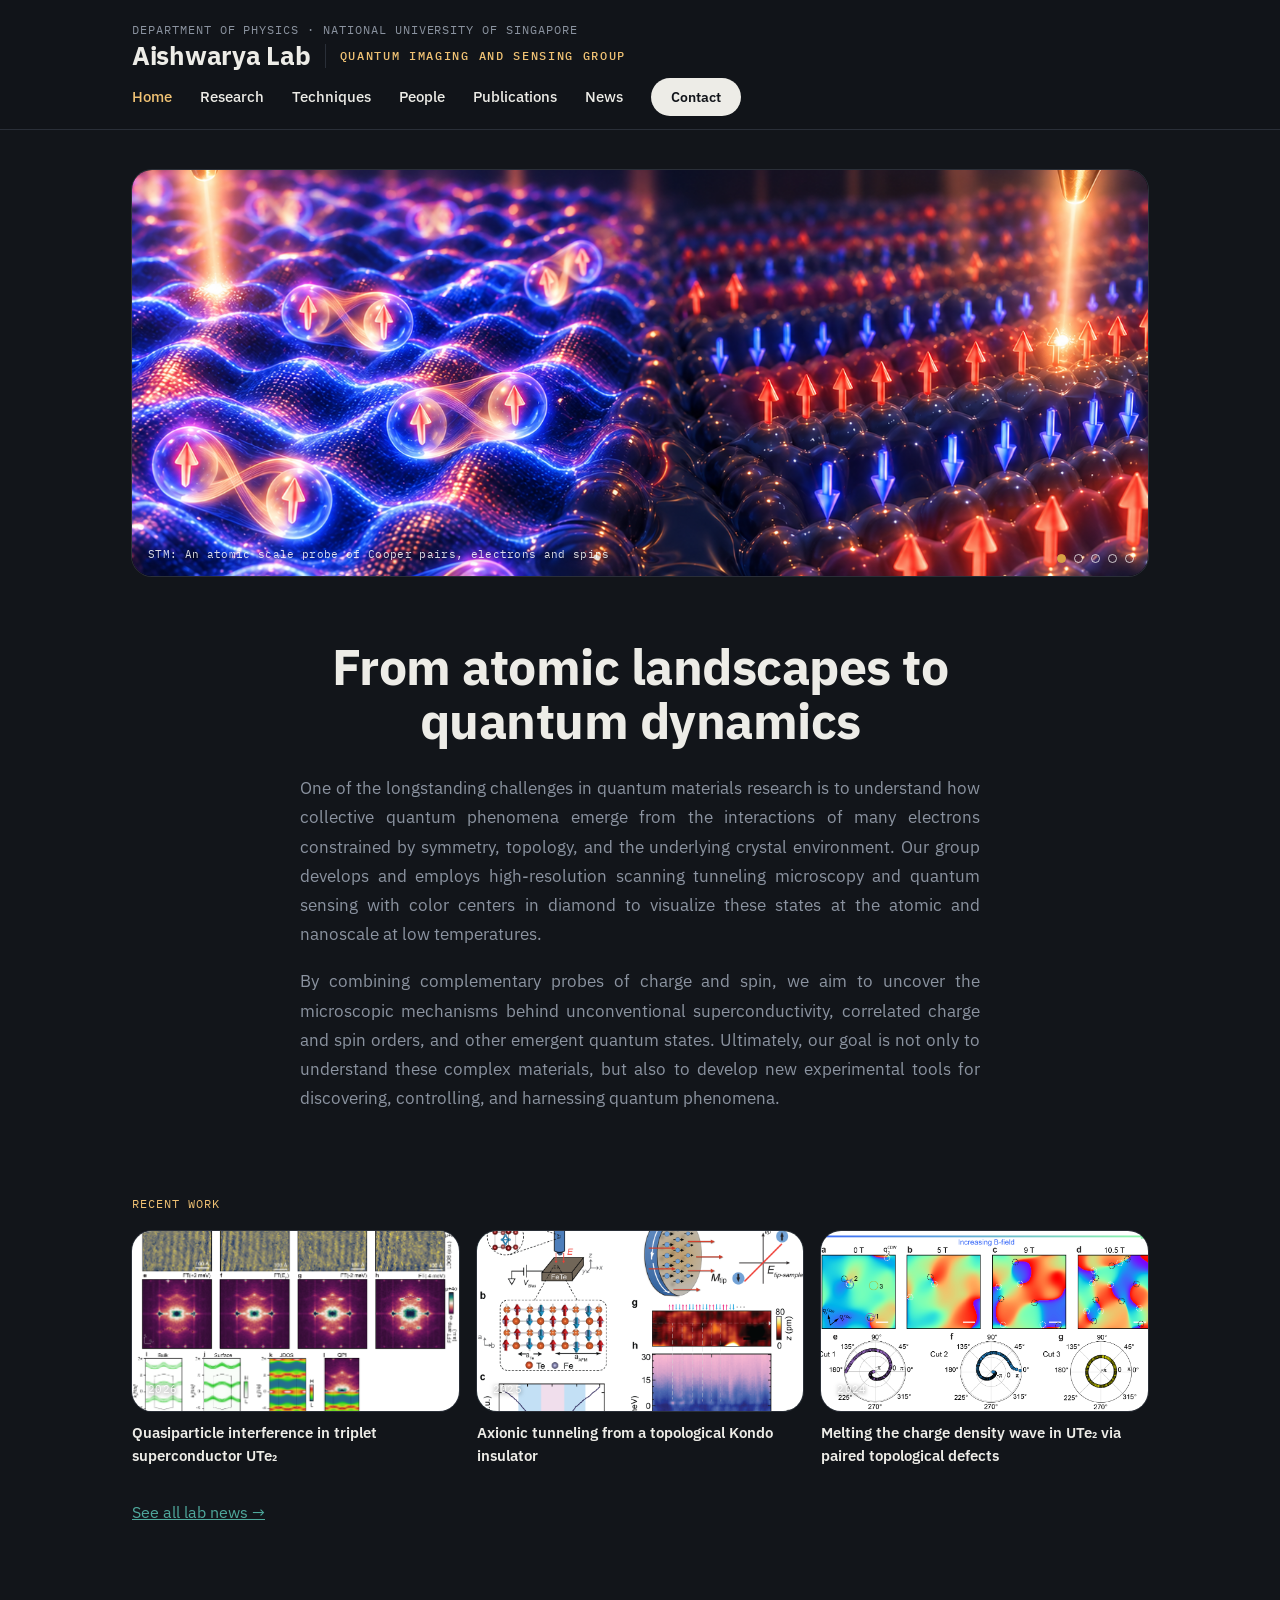
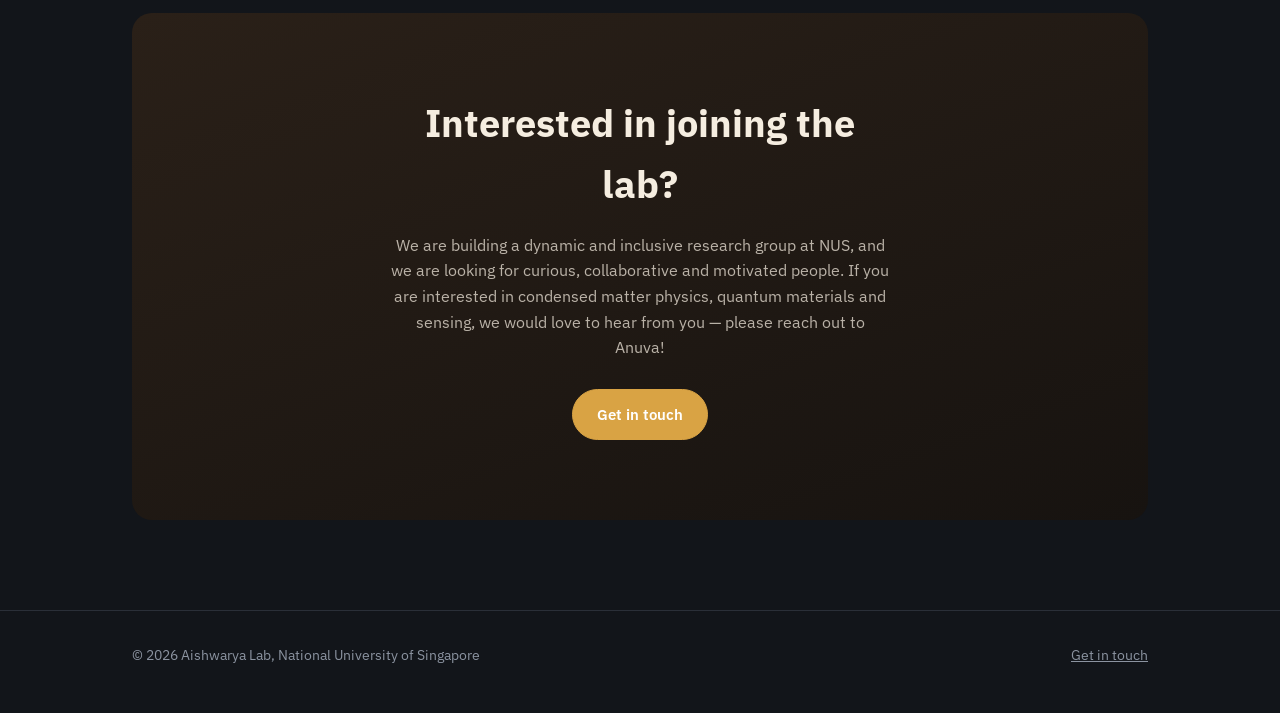
<file: index.html>
<!DOCTYPE html>
<html lang="en">
<head>
<meta charset="UTF-8">
<meta name="viewport" content="width=device-width, initial-scale=1.0">
<title>Aishwarya Lab — Home</title>
<meta name="description" content="Research group using scanning tunneling microscopy to image and understand quantum materials — superconductors, topological phases, and emergent order.">
<link rel="preconnect" href="https://fonts.googleapis.com">
<link href="https://fonts.googleapis.com/css2?family=IBM+Plex+Sans:wght@400;500;600;700&family=IBM+Plex+Mono:wght@400;500;600&display=swap" rel="stylesheet">
<link rel="stylesheet" href="style.css">
</head>
<body>

<header class="masthead">
  <div class="masthead-inner">
    <div>
      <p class="masthead-id">Department of Physics · National University of Singapore</p>
      <div class="masthead-lockup">
        <p class="masthead-name">Aishwarya Lab</p>
        <span class="masthead-bar" aria-hidden="true"></span>
        <p class="masthead-sub">Quantum Imaging and Sensing Group</p>
      </div>
    </div>
    <nav class="primary-nav" aria-label="Primary">
      <ul>
        <li><a href="index.html" aria-current="page">Home</a></li>
        <li><a href="research.html">Research</a></li>
        <li><a href="instrumentation.html">Techniques</a></li>
        <li><a href="people.html">People</a></li>
        <li><a href="publications.html">Publications</a></li>
        <li><a href="news.html">News</a></li>
        <li><a href="contact.html" class="btn-nav">Contact</a></li>
      </ul>
    </nav>
  </div>
</header>

<main class="sheet">

  <!-- Homepage hero, on hold for now — the intro prose below opens the page
       instead. To restore, just uncomment.

  <section class="hero hero-home">
    <div>
      <p class="hero-eyebrow">Quantum materials · scanning tunneling microscopy · Quantum sensing · NV centers</p>
      <h1>Seeing is believing.</h1>
      <p class="lede">We develop quantum imaging and sensing techniques to investigate correlated quantum matter across scales, from atomic-resolution electronic structure to nanoscale magnetic and electronic dynamics.</p>
      <div class="hero-actions">
        <a class="btn primary" href="publications.html">Read our publications</a>
        <a class="btn" href="people.html">Meet the team</a>
      </div>
    </div>
    <div class="photo-frame">
      <img src="images/ute2-topo.png" alt="STM topography of the quantum material UTe₂">
      <span class="cap">STM topography of UTe₂</span>
    </div>
  </section>
  -->

  <div class="slideshow" data-slideshow role="region"
       aria-roledescription="carousel" aria-label="Featured lab images">
    <div class="slides">

      <figure class="slide is-active">
        <img src="images/order_paramter.png"
             alt="Illustration of two scanning tunneling microscope tips above an atomic lattice. On the left, spin-triplet pairs — paired red arrows held in translucent envelopes — sit on a lattice carrying a blue charge density wave modulation; on the right, the atoms carry stripes of alternating red and blue spins.">
        <figcaption>STM: An atomic scale probe of Cooper pairs, electrons and spins</figcaption>
      </figure>

      <figure class="slide">
        <img src="images/ute2-topo.png"
             alt="STM topography of the quantum material UTe₂, showing the atomic lattice">
        <figcaption>STM topography of UTe₂</figcaption>
      </figure>

      <figure class="slide fit on-white">
        <img src="images/melting.png"
             alt="Four charge-density-wave relative-phase maps measured at 0, 5.0, 9.0 and 10.5 tesla, showing topological phase defects — circled in black and white — proliferating as the magnetic field increases. Phase is colour-scaled from -π to π.">
        <figcaption>Field-driven melting of a charge density wave through topological defect generation</figcaption>
      </figure>

      <figure class="slide anchor-top">
        <img src="images/telegraph-noise.png"
             alt="Illustration of a spin-polarized STM tip above an atomic lattice with fluctuating surface spins, and the resulting two-level telegraph signal in the tunneling current">
        <figcaption>Telegraph noise from fluctuating spin chains</figcaption>
      </figure>

      <figure class="slide fit on-white">
        <img src="images/MBT.png"
             alt="Two-panel figure: an optical micrograph of a MnBi₂Te₄ flake device with 6 and 7 septuple-layer regions outlined, beside an NV magnetometry map of the stray field over the same area, scaled from -150 to 150 microtesla">
        <figcaption>NV magnetometry of a MnBi₂Te₄ flake</figcaption>
      </figure>

      <!-- Slot 6. Uncomment when ready; do not put "is-active" on it.

      <figure class="slide">
        <img src="images/FILENAME.png" alt="DESCRIPTION">
        <figcaption>CAPTION</figcaption>
      </figure>
      -->

    </div>
    <div class="dots"></div>
  </div>

  <div class="intro-prose">
    <h1>From atomic landscapes to quantum dynamics</h1>
    <p>One of the longstanding challenges in quantum materials research is to
    understand how collective quantum phenomena emerge from the interactions
    of many electrons constrained by symmetry, topology, and the underlying
    crystal environment. Our group develops and employs high-resolution
    scanning tunneling microscopy and quantum sensing with color centers in
    diamond to visualize these states at the atomic and nanoscale at low
    temperatures.</p>
    <p>By combining complementary probes of charge and spin, we aim to uncover
    the microscopic mechanisms behind unconventional superconductivity,
    correlated charge and spin orders, and other emergent quantum states.
    Ultimately, our goal is not only to understand these complex materials,
    but also to develop new experimental tools for discovering, controlling,
    and harnessing quantum phenomena.</p>
  </div>

  <section class="section-head">
    <p class="kicker">Recent work</p>
  </section>

  <div class="project-strip">
    <a href="https://arxiv.org/abs/2601.02192" target="_blank" rel="noopener">
      <div class="photo-frame plain">
        <img src="images/qpi.png" alt="Quasiparticle interference map of the triplet superconductor UTe₂">
        <span class="cap">2026</span>
      </div>
      <p class="proj-title">Quasiparticle interference in triplet superconductor UTe₂</p>
    </a>
    <a href="https://arxiv.org/abs/2512.05057" target="_blank" rel="noopener">
      <div class="photo-frame">
        <img src="images/axion.png" alt="Axionic tunneling signature in a topological Kondo insulator">
        <span class="cap">2025</span>
      </div>
      <p class="proj-title">Axionic tunneling from a topological Kondo insulator</p>
    </a>
    <a href="https://doi.org/10.1038/s41567-024-02429-9" target="_blank" rel="noopener">
      <div class="photo-frame ink">
        <img src="images/topo-def.png" alt="Paired topological defects in the melting charge density wave of UTe₂">
        <span class="cap">2024</span>
      </div>
      <p class="proj-title">Melting the charge density wave in UTe₂ via paired topological defects</p>
    </a>
  </div>

  <p style="margin-top:18px;"><a href="news.html">See all lab news →</a></p>

  <div class="cta-band">
    <h2>Interested in joining the lab?</h2>
    <p>We are building a dynamic and inclusive research group at NUS, and we
    are looking for curious, collaborative and motivated people. If you are
    interested in condensed matter physics, quantum materials and sensing, we
    would love to hear from you — please reach out to Anuva!</p>
    <a class="btn primary" href="contact.html">Get in touch</a>
  </div>

  <!--
  <section class="section-head">
    <p class="kicker">From alumni &amp; collaborators</p>
    <h2>What people say about working with us</h2>
    <p style="font-size:13.5px;"><em>Placeholder quotes — swap these for real
    ones from your own students and collaborators.</em></p>
  </section>

  <div class="quote-row">
    <div class="quote-card">
      <p class="q">The lab gave me the freedom to pursue a hard problem while
      making sure I always had the instrumentation to test it properly.</p>
      <p class="attr">[Former student name], PhD [year]</p>
    </div>
    <div class="quote-card">
      <p class="q">Collaborating on the UTe₂ measurements was some of the most
      rigorous low-temperature work I've been part of.</p>
      <p class="attr">[Collaborator name, institution]</p>
    </div>
    <div class="quote-card">
      <p class="q">The group treats every dataset as something to be
      questioned, not just fitted. That rigor shows in the papers.</p>
      <p class="attr">[Committee member / collaborator]</p>
    </div>
  </div>
  -->

</main>

<footer class="site-footer">
  <div class="footer-inner">
    <span>© 2026 Aishwarya Lab, National University of Singapore</span>
    <span><a href="contact.html">Get in touch</a></span>
  </div>
</footer>

<script>
// Crossfading image panel. Auto-advances, pauses on hover/focus, and stays
// a plain static image if there is only one slide or the reader prefers
// reduced motion.
document.querySelectorAll('[data-slideshow]').forEach(function (box) {
  var slides = Array.prototype.slice.call(box.querySelectorAll('.slide'));
  if (slides.length < 2) { box.setAttribute('data-single', ''); return; }

  var dots = box.querySelector('.dots');
  var timer = null;
  var index = Math.max(0, slides.findIndex(function (s) {
    return s.classList.contains('is-active');
  }));

  var buttons = slides.map(function (slide, n) {
    var b = document.createElement('button');
    b.type = 'button';
    b.setAttribute('aria-label', 'Show image ' + (n + 1) + ' of ' + slides.length);
    b.addEventListener('click', function () { show(n); restart(); });
    dots.appendChild(b);
    return b;
  });

  function show(n) {
    index = (n + slides.length) % slides.length;
    slides.forEach(function (s, k) { s.classList.toggle('is-active', k === index); });
    buttons.forEach(function (b, k) {
      b.setAttribute('aria-current', k === index ? 'true' : 'false');
    });
  }

  function start() {
    if (timer) return;
    if (window.matchMedia('(prefers-reduced-motion: reduce)').matches) return;
    timer = setInterval(function () { show(index + 1); }, 6000);
  }

  function stop() { clearInterval(timer); timer = null; }
  function restart() { stop(); start(); }

  box.addEventListener('mouseenter', stop);
  box.addEventListener('mouseleave', start);
  box.addEventListener('focusin', stop);
  box.addEventListener('focusout', start);

  show(index);
  start();
});
</script>

</body>
</html>
</file>
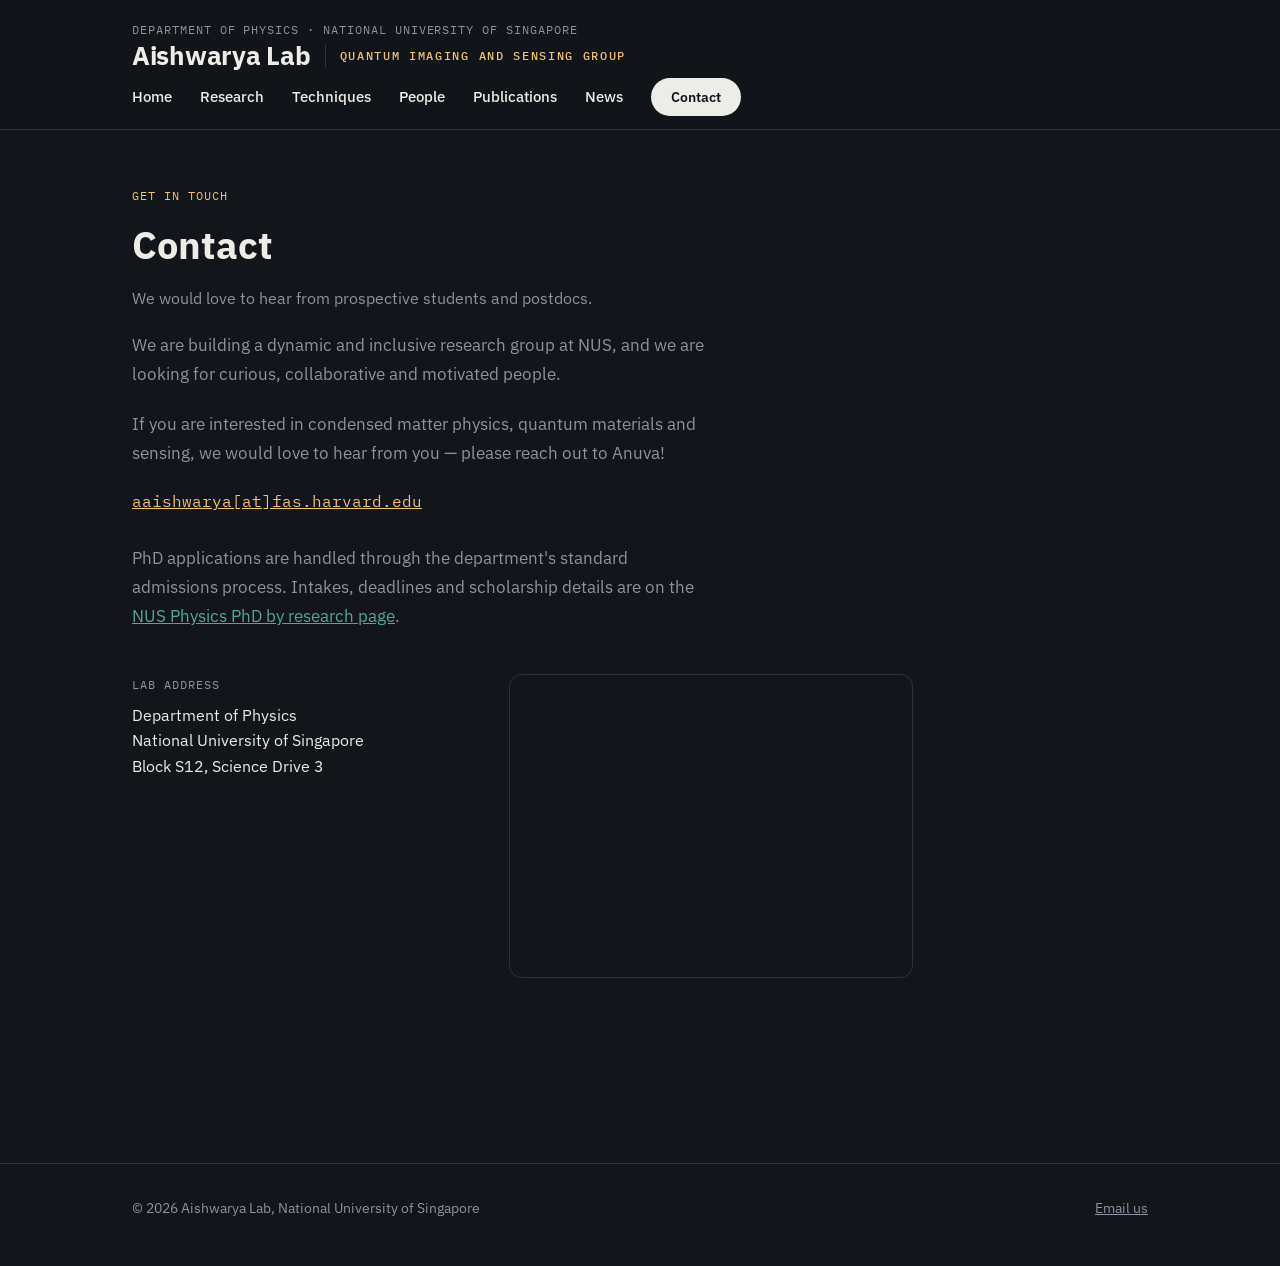
<file: contact.html>
<!DOCTYPE html>
<html lang="en">
<head>
<meta charset="UTF-8">
<meta name="viewport" content="width=device-width, initial-scale=1.0">
<title>Aishwarya Lab — Contact</title>
<link rel="preconnect" href="https://fonts.googleapis.com">
<link href="https://fonts.googleapis.com/css2?family=IBM+Plex+Sans:wght@400;500;600;700&family=IBM+Plex+Mono:wght@400;500;600&display=swap" rel="stylesheet">
<link rel="stylesheet" href="style.css">
</head>
<body>

<header class="masthead">
  <div class="masthead-inner">
    <div>
      <p class="masthead-id">Department of Physics · National University of Singapore</p>
      <div class="masthead-lockup">
        <p class="masthead-name">Aishwarya Lab</p>
        <span class="masthead-bar" aria-hidden="true"></span>
        <p class="masthead-sub">Quantum Imaging and Sensing Group</p>
      </div>
    </div>
    <nav class="primary-nav" aria-label="Primary">
      <ul>
        <li><a href="index.html">Home</a></li>
        <li><a href="research.html">Research</a></li>
        <li><a href="instrumentation.html">Techniques</a></li>
        <li><a href="people.html">People</a></li>
        <li><a href="publications.html">Publications</a></li>
        <li><a href="news.html">News</a></li>
        <li><a href="contact.html" class="btn-nav" aria-current="page">Contact</a></li>
      </ul>
    </nav>
  </div>
</header>

<main class="sheet">

  <section class="section-head" style="padding-top:56px;">
    <p class="kicker">Get in touch</p>
    <h2 style="font-size:38px;">Contact</h2>
    <p>We would love to hear from prospective students and postdocs.</p>
  </section>

  <div class="contact-note">
    <p>We are building a dynamic and inclusive research group at NUS, and we
    are looking for curious, collaborative and motivated people.</p>

    <p>If you are interested in condensed matter physics, quantum materials
    and sensing, we would love to hear from you — please reach out to
    Anuva!</p>

    <p class="email"><a href="mailto:aaishwarya@fas.harvard.edu">aaishwarya[at]fas.harvard.edu</a></p>

    <p>PhD applications are handled through the department's standard
    admissions process. Intakes, deadlines and scholarship details are on the
    <a href="https://www.physics.nus.edu.sg/student/prospective-doctor-of-philosophy-research/"
       target="_blank" rel="noopener">NUS Physics PhD by research page</a>.</p>
  </div>

  <div class="address-block">
    <div>
      <p class="address-label">Lab address</p>
      <p class="address">Department of Physics<br>
      National University of Singapore<br>
      Block S12, Science Drive 3</p>
    </div>
    <div class="address-map">
      <iframe
        src="https://www.google.com/maps/embed?pb=!1m18!1m12!1m3!1d3988.796206304003!2d103.7787967!3d1.2969404!2m3!1f0!2f0!3f0!3m2!1i1024!2i768!4f13.1!3m3!1m2!1s0x31da1b9761fca50d%3A0x49fea42b5d673d70!2sDepartment%20of%20Physics!5e0!3m2!1sen!2sus!4v1789154581809!5m2!1sen!2sus"
        title="Map showing the Department of Physics, National University of Singapore"
        allowfullscreen loading="lazy"
        referrerpolicy="strict-origin-when-cross-origin"></iframe>
    </div>
  </div>

</main>

<footer class="site-footer">
  <div class="footer-inner">
    <span>© 2026 Aishwarya Lab, National University of Singapore</span>
    <span><a href="mailto:aaishwarya@fas.harvard.edu">Email us</a></span>
  </div>
</footer>

</body>
</html>
</file>
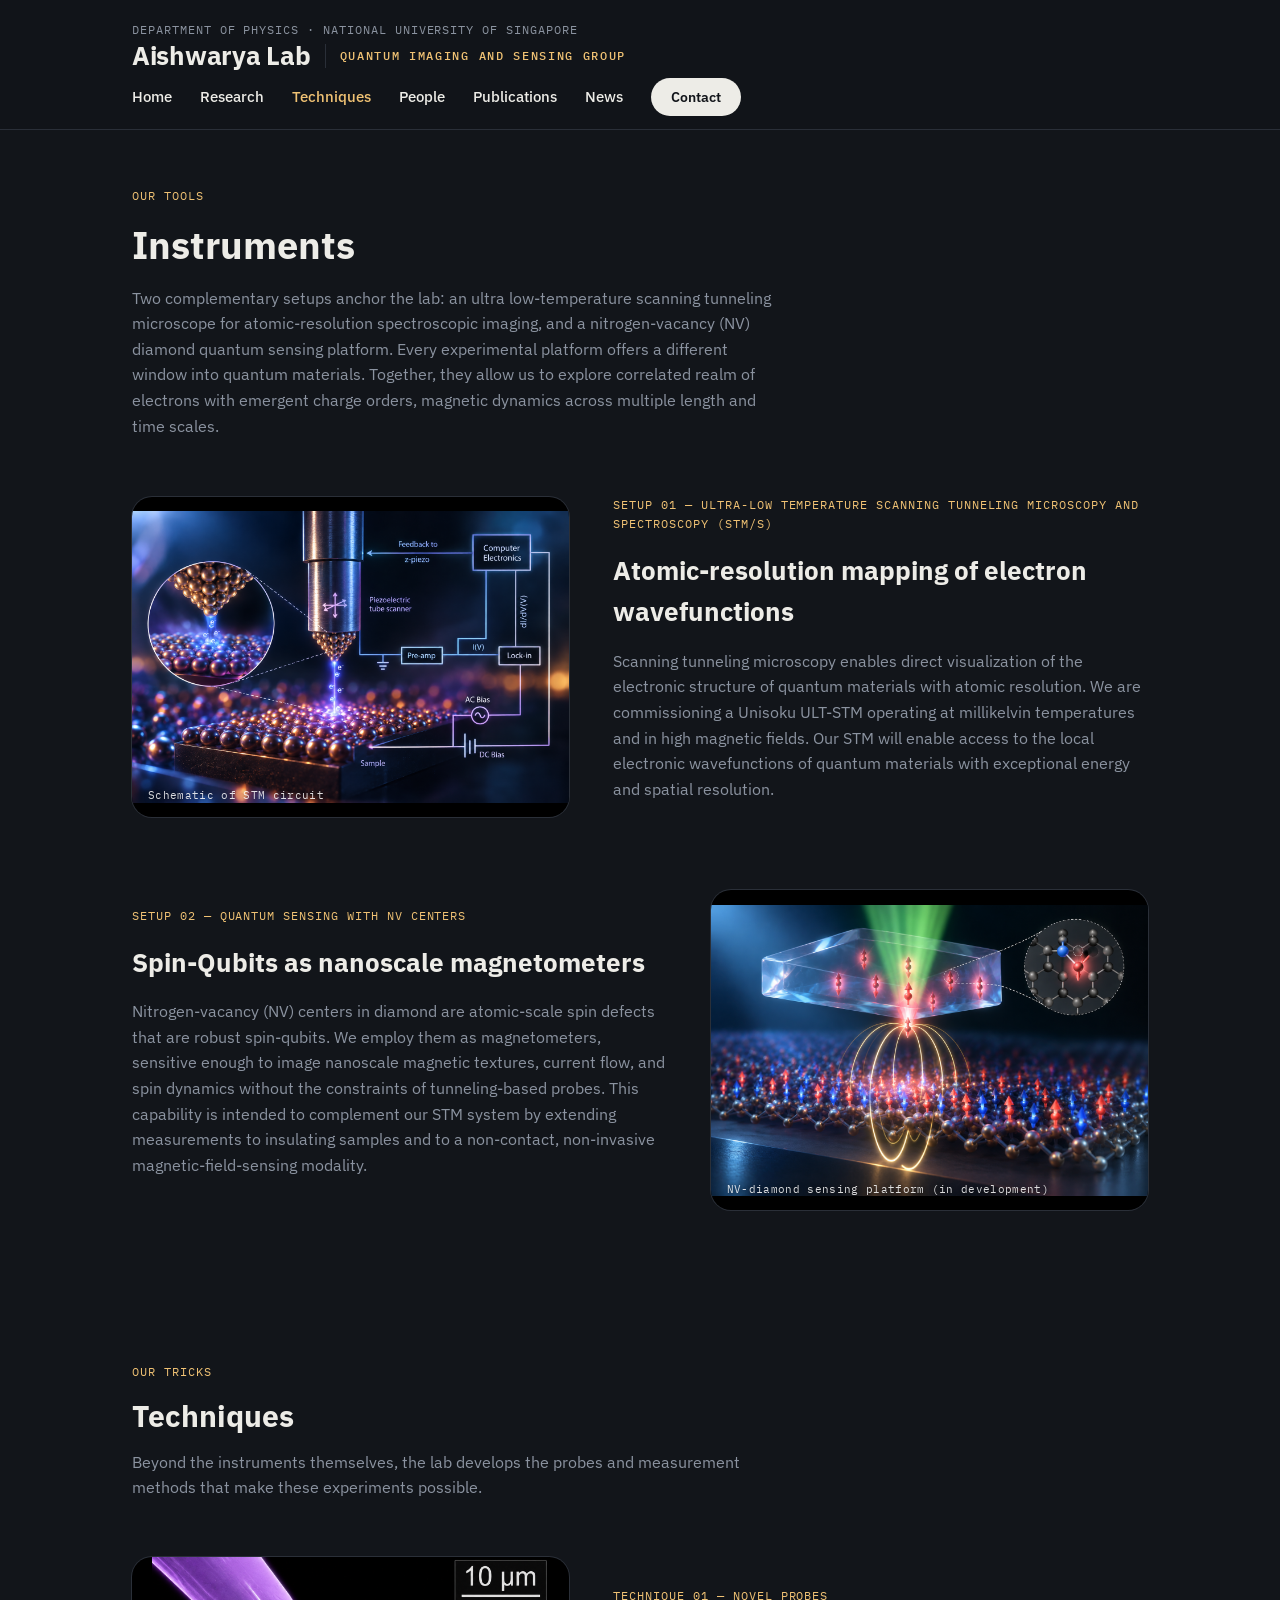
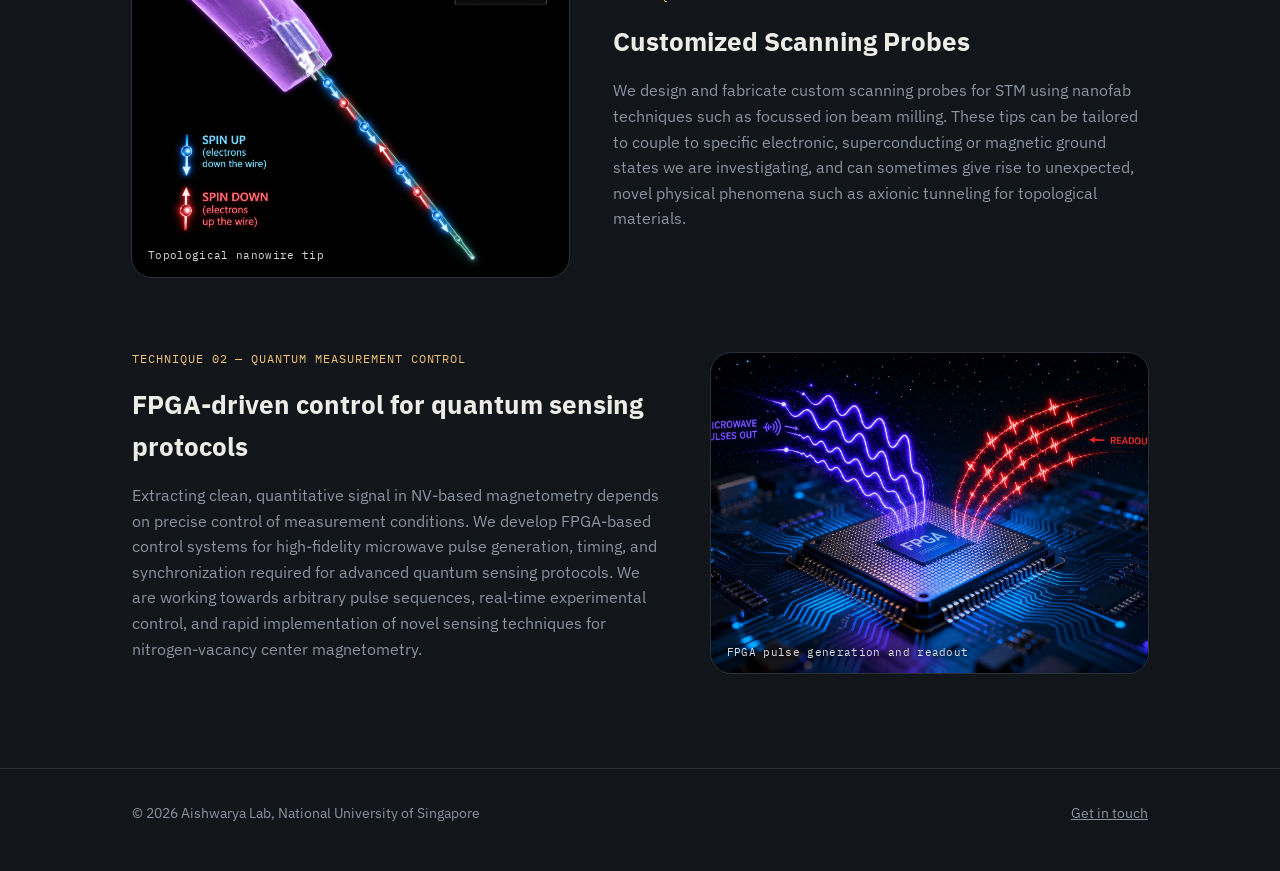
<file: instrumentation.html>
<!DOCTYPE html>
<html lang="en">
<head>
<meta charset="UTF-8">
<meta name="viewport" content="width=device-width, initial-scale=1.0">
<title>Aishwarya Lab — Techniques</title>
<link rel="preconnect" href="https://fonts.googleapis.com">
<link href="https://fonts.googleapis.com/css2?family=IBM+Plex+Sans:wght@400;500;600;700&family=IBM+Plex+Mono:wght@400;500;600&display=swap" rel="stylesheet">
<link rel="stylesheet" href="style.css">
</head>
<body>

<header class="masthead">
  <div class="masthead-inner">
    <div>
      <p class="masthead-id">Department of Physics · National University of Singapore</p>
      <div class="masthead-lockup">
        <p class="masthead-name">Aishwarya Lab</p>
        <span class="masthead-bar" aria-hidden="true"></span>
        <p class="masthead-sub">Quantum Imaging and Sensing Group</p>
      </div>
    </div>
    <nav class="primary-nav" aria-label="Primary">
      <ul>
        <li><a href="index.html">Home</a></li>
        <li><a href="research.html">Research</a></li>
        <li><a href="instrumentation.html" aria-current="page">Techniques</a></li>
        <li><a href="people.html">People</a></li>
        <li><a href="publications.html">Publications</a></li>
        <li><a href="news.html">News</a></li>
        <li><a href="contact.html" class="btn-nav">Contact</a></li>
      </ul>
    </nav>
  </div>
</header>

<main class="sheet">

  <section class="section-head" style="padding-top:56px;">
    <p class="kicker">Our Tools</p>
    <h2 style="font-size:38px;">Instruments</h2>
    <p>Two complementary setups anchor the lab: an ultra low-temperature scanning
    tunneling microscope for atomic-resolution spectroscopic imaging, and a nitrogen-vacancy
    (NV) diamond quantum sensing platform. Every experimental platform offers a different window into quantum materials. 
    Together, they allow us to explore correlated realm of electrons with emergent charge orders, magnetic dynamics across multiple length and time scales.</p>
  </section>

  <!-- Setup 1 -->
  <section class="fig-project" style="margin-top:48px;">
    <div class="hero" style="padding:0; grid-template-columns: 0.9fr 1.1fr;">
      <div class="photo-frame figure">
        <img src="images/STM%20circuit.png"
             alt="Illustration of a scanning tunneling microscope and its measurement circuit. A piezoelectric tube scanner holds a metal tip above a sample, with electrons tunneling across the gap; an inset magnifies the tip apex and the tunneling electrons. The circuit shows the tunneling current going through a pre-amplifier to a lock-in amplifier, which returns dI/dV to the computer electronics, and the electronics feeding back to the z-piezo, with AC and DC bias applied to the sample.">
        <span class="cap">Schematic of STM circuit</span>
      </div>
      <div>
        <p class="hero-eyebrow">Setup 01 — Ultra-Low Temperature Scanning Tunneling Microscopy and Spectroscopy (STM/S)</p>
        <h3 style="font-family:var(--font-display); font-size:26px; margin:0 0 14px;">Atomic-resolution mapping of electron wavefunctions</h3>
        <p style="color:var(--ink-soft); max-width:56ch;"> Scanning tunneling microscopy enables direct visualization of the electronic 
          structure of quantum materials with atomic resolution. We are commissioning a Unisoku ULT-STM operating at millikelvin temperatures and in high magnetic fields. 
          Our STM will enable access to the local electronic wavefunctions of quantum materials with exceptional energy and spatial resolution.</p>
        <p style="margin-top:14px;"></p>
      </div>
    </div>
  </section>

  <!-- Setup 2 -->
  <section class="fig-project" style="margin-top:72px; margin-bottom:80px;">
    <div class="hero" style="padding:0; grid-template-columns: 1.1fr 0.9fr;">
      <div>
        <p class="hero-eyebrow">Setup 02 — Quantum sensing with NV Centers </p>
        <h3 style="font-family:var(--font-display); font-size:26px; margin:0 0 14px;">Spin-Qubits as nanoscale magnetometers</h3>
        <p style="color:var(--ink-soft); max-width:56ch;">Nitrogen-vacancy
        (NV) centers in diamond are atomic-scale spin defects that are robust spin-qubits. We employ them as
        magnetometers, sensitive enough to image nanoscale magnetic textures, current
        flow, and spin dynamics without the constraints of tunneling-based
        probes. This capability is
        intended to complement our STM system by extending measurements to
        insulating samples and to a non-contact, non-invasive magnetic-field-sensing
        modality.</p>
        <p style="margin-top:14px;"></p>
      </div>
      <div class="photo-frame figure">
        <img src="images/NV_centers.png"
             alt="Illustration of nitrogen-vacancy magnetometry. A diamond slab holding NV spins is held above a magnetically ordered sample; a green laser excites the NV centers and red fluorescence is emitted, while field lines run from one NV center down to the alternating red and blue spins of the sample below. An inset shows the NV defect itself — a nitrogen atom beside a vacancy in the carbon lattice.">
        <span class="cap">NV-diamond sensing platform (in development)</span>
      </div>
    </div>
  </section>

  <section class="section-head">
    <p class="kicker">Our Tricks</p>
    <h2>Techniques</h2>
    <p>Beyond the instruments themselves, the lab develops the probes and
    measurement methods that make these experiments possible.</p>
  </section>

  <!-- Technique 1 -->
  <section class="fig-project" style="margin-top:48px;">
    <div class="hero" style="padding:0; grid-template-columns: 0.9fr 1.1fr;">
      <div class="photo-frame figure">
        <img src="images/nanowire.png"
             alt="False-color scanning electron micrograph of a nanowire tip mounted on an STM probe, annotated to show spin-up electrons travelling down the wire and spin-down electrons travelling up. Scale bar: 10 micrometres.">
        <span class="cap">Topological nanowire tip</span>
      </div>
      <div>
        <p class="hero-eyebrow">Technique 01 — Novel Probes</p>
        <h3 style="font-family:var(--font-display); font-size:26px; margin:0 0 14px;">Customized Scanning Probes</h3>
        <p style="color:var(--ink-soft); max-width:56ch;">We design and
        fabricate custom scanning probes for STM using nanofab techniques such as focussed ion beam milling. 
        These tips can be tailored to couple to specific electronic, superconducting
        or magnetic ground states we are investigating, and can sometimes give rise to unexpected, novel 
        physical phenomena such as axionic tunneling for topological materials.</p>
        <p style="margin-top:14px;"></p>
      </div>
    </div>
  </section>

  <!-- Technique 2 -->
  <section class="fig-project" style="margin-top:72px; margin-bottom:80px;">
    <div class="hero" style="padding:0; grid-template-columns: 1.1fr 0.9fr;">
      <div>
        <p class="hero-eyebrow">Technique 02 — Quantum Measurement Control</p>
        <h3 style="font-family:var(--font-display); font-size:26px; margin:0 0 14px;">FPGA-driven control for quantum sensing protocols</h3>
        <p style="color:var(--ink-soft); max-width:56ch;">Extracting clean,
        quantitative signal in NV-based magnetometry depends on precise
        control of measurement conditions. We develop FPGA-based control
        systems for high-fidelity microwave pulse generation, timing, and
        synchronization required for advanced quantum sensing protocols. We
        are working towards arbitrary pulse sequences, real-time
        experimental control, and rapid implementation of novel sensing
        techniques for nitrogen-vacancy center magnetometry.</p>
        <p style="margin-top:14px;"></p>
      </div>
      <div class="photo-frame">
        <img src="images/fpga.png"
             alt="Illustration of an FPGA on a circuit board driving microwave pulse sequences out and receiving readout signals back">
        <span class="cap">FPGA pulse generation and readout</span>
      </div>
    </div>
  </section>

</main>

<footer class="site-footer">
  <div class="footer-inner">
    <span>© 2026 Aishwarya Lab, National University of Singapore</span>
    <span><a href="contact.html">Get in touch</a></span>
  </div>
</footer>

</body>
</html>
</file>
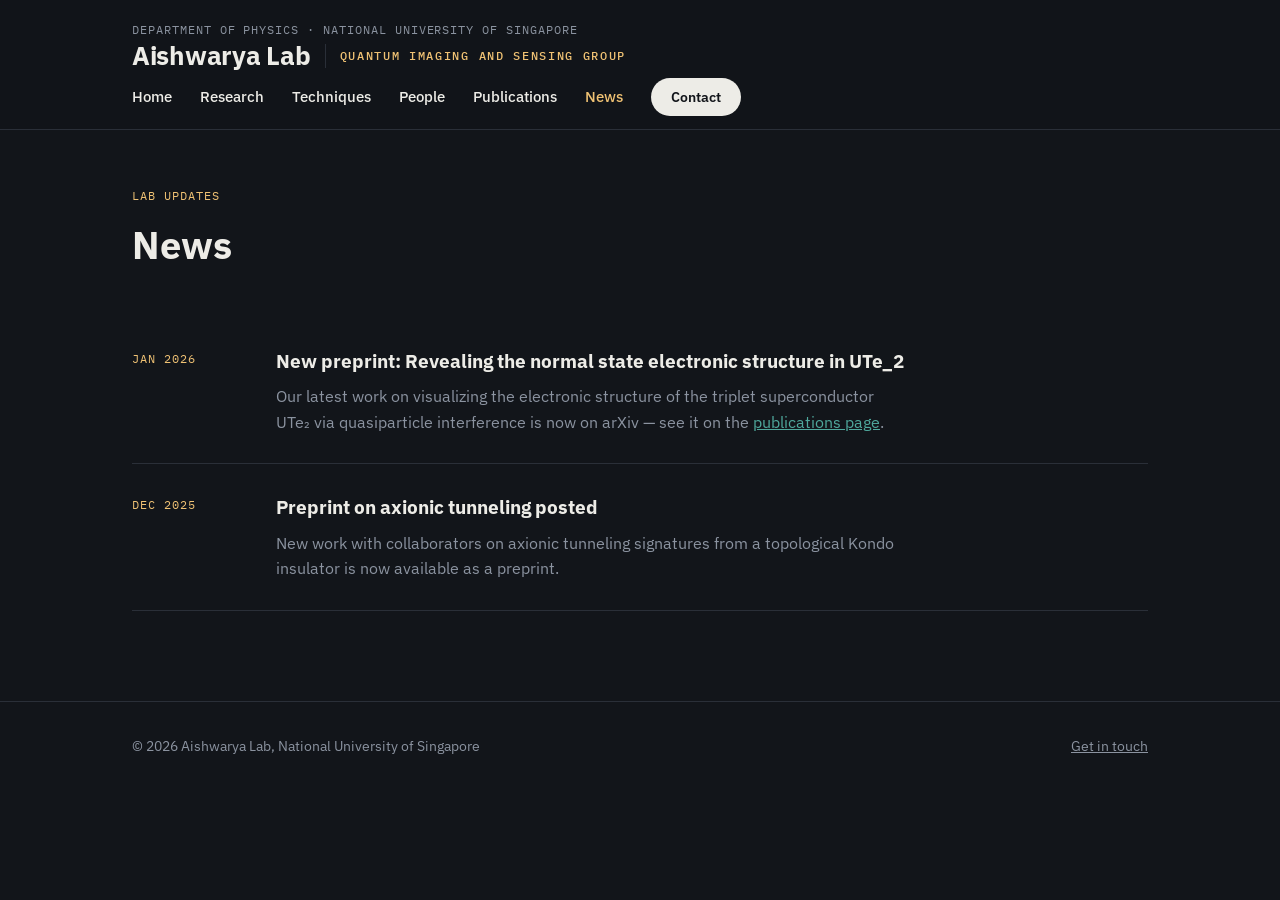
<file: news.html>
<!DOCTYPE html>
<html lang="en">
<head>
<meta charset="UTF-8">
<meta name="viewport" content="width=device-width, initial-scale=1.0">
<title>Aishwarya Lab — News</title>
<link rel="preconnect" href="https://fonts.googleapis.com">
<link href="https://fonts.googleapis.com/css2?family=IBM+Plex+Sans:wght@400;500;600;700&family=IBM+Plex+Mono:wght@400;500;600&display=swap" rel="stylesheet">
<link rel="stylesheet" href="style.css">
</head>
<body>

<header class="masthead">
  <div class="masthead-inner">
    <div>
      <p class="masthead-id">Department of Physics · National University of Singapore</p>
      <div class="masthead-lockup">
        <p class="masthead-name">Aishwarya Lab</p>
        <span class="masthead-bar" aria-hidden="true"></span>
        <p class="masthead-sub">Quantum Imaging and Sensing Group</p>
      </div>
    </div>
    <nav class="primary-nav" aria-label="Primary">
      <ul>
        <li><a href="index.html">Home</a></li>
        <li><a href="research.html">Research</a></li>
        <li><a href="instrumentation.html">Techniques</a></li>
        <li><a href="people.html">People</a></li>
        <li><a href="publications.html">Publications</a></li>
        <li><a href="news.html" aria-current="page">News</a></li>
        <li><a href="contact.html" class="btn-nav">Contact</a></li>
      </ul>
    </nav>
  </div>
</header>

<main class="sheet">

  <section class="section-head" style="padding-top:56px;">
    <p class="kicker">Lab updates</p>
    <h2 style="font-size:38px;">News</h2>
  </section>

  <div style="margin-top:24px;">

    <div class="news-item">
      <div class="date">Jan 2026</div>
      <div>
        <h3>New preprint: Revealing the normal state electronic structure in UTe_2</h3>
        <p>Our latest work on visualizing the electronic structure of the
        triplet superconductor UTe₂ via quasiparticle interference is now on
        arXiv — see it on the <a href="publications.html">publications page</a>.</p>
      </div>
    </div>

    <div class="news-item">
      <div class="date">Dec 2025</div>
      <div>
        <h3>Preprint on axionic tunneling posted</h3>
        <p>New work with collaborators on axionic tunneling signatures from a
        topological Kondo insulator is now available as a preprint.</p>
      </div>
    </div>

    <!--
    <div class="news-item">
      <div class="date">[Month] 2025</div>
      <div>
        <h3>[Add your next news item here]</h3>
        <p>Placeholder — talks, awards, new lab members, and grant news all
        belong here as they happen.</p>
      </div>
    </div>
    -->

  </div>

</main>

<footer class="site-footer">
  <div class="footer-inner">
    <span>© 2026 Aishwarya Lab, National University of Singapore</span>
    <span><a href="contact.html">Get in touch</a></span>
  </div>
</footer>

</body>
</html>
</file>
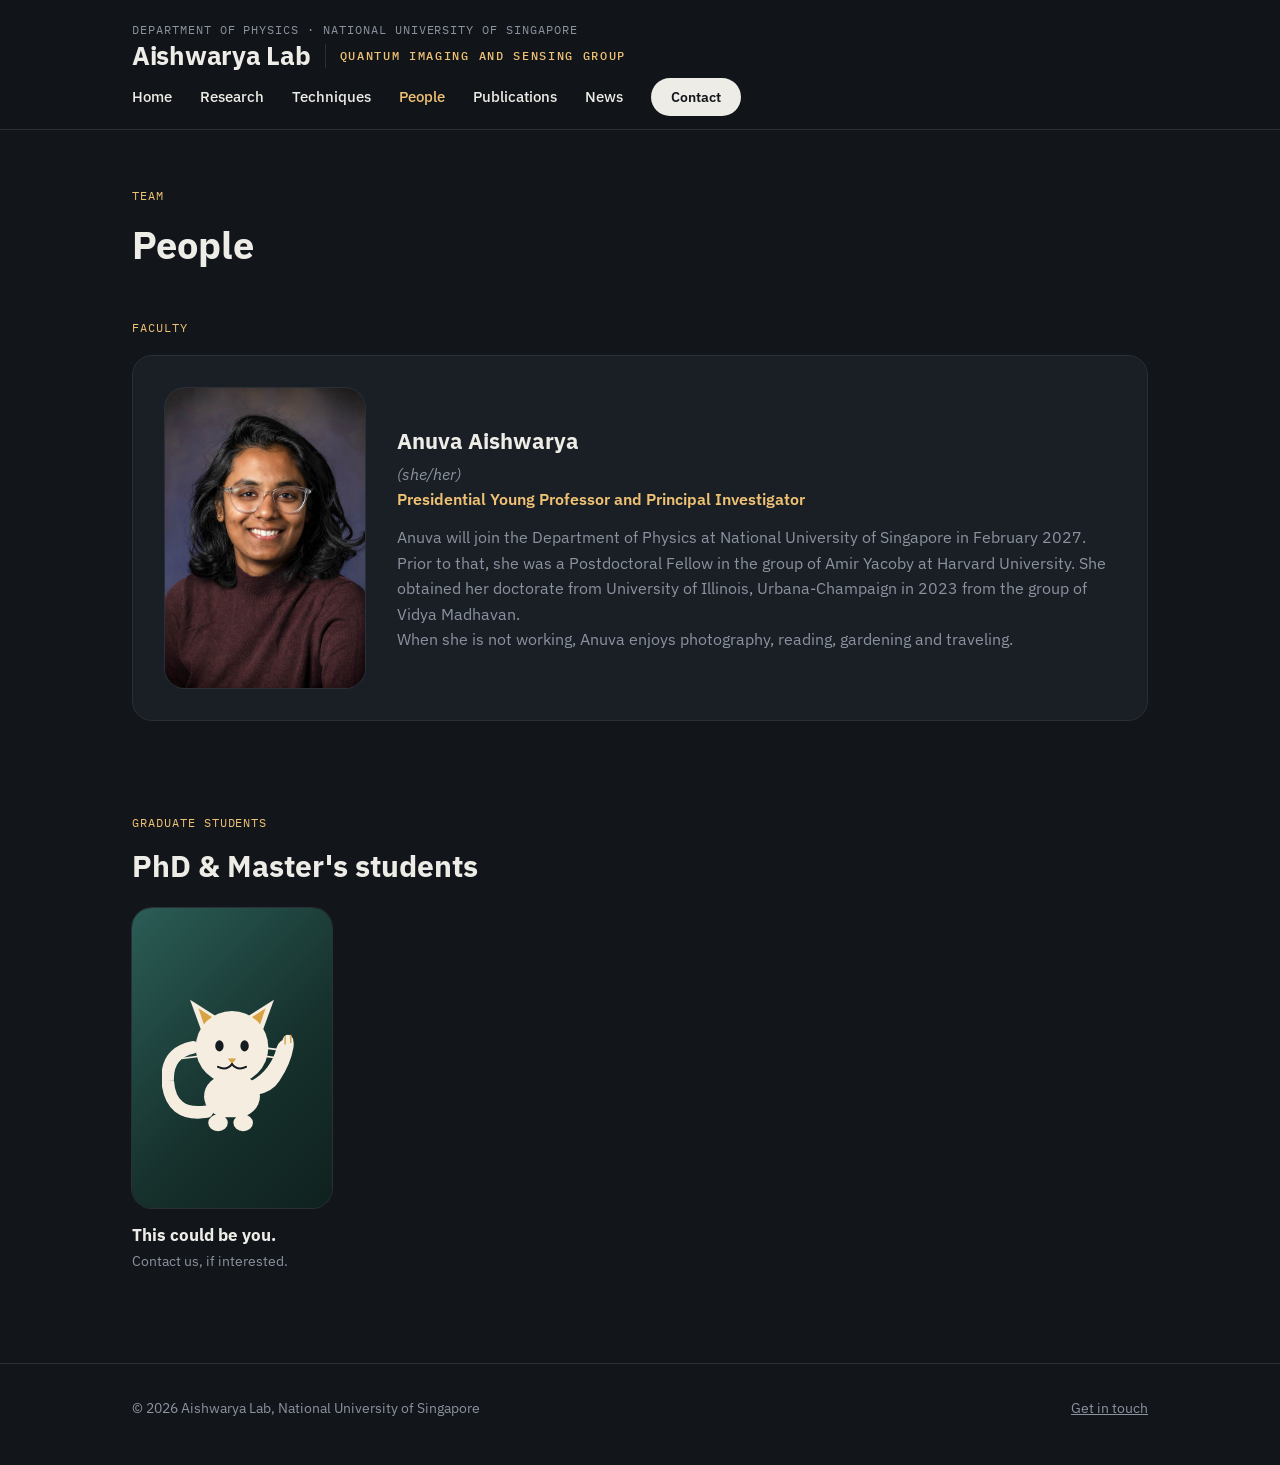
<file: people.html>
<!DOCTYPE html>
<html lang="en">
<head>
<meta charset="UTF-8">
<meta name="viewport" content="width=device-width, initial-scale=1.0">
<title>Aishwarya Lab — People</title>
<link rel="preconnect" href="https://fonts.googleapis.com">
<link href="https://fonts.googleapis.com/css2?family=IBM+Plex+Sans:wght@400;500;600;700&family=IBM+Plex+Mono:wght@400;500;600&display=swap" rel="stylesheet">
<link rel="stylesheet" href="style.css">
</head>
<body>

<header class="masthead">
  <div class="masthead-inner">
    <div>
      <p class="masthead-id">Department of Physics · National University of Singapore</p>
      <div class="masthead-lockup">
        <p class="masthead-name">Aishwarya Lab</p>
        <span class="masthead-bar" aria-hidden="true"></span>
        <p class="masthead-sub">Quantum Imaging and Sensing Group</p>
      </div>
    </div>
    <nav class="primary-nav" aria-label="Primary">
      <ul>
        <li><a href="index.html">Home</a></li>
        <li><a href="research.html">Research</a></li>
        <li><a href="instrumentation.html">Techniques</a></li>
        <li><a href="people.html" aria-current="page">People</a></li>
        <li><a href="publications.html">Publications</a></li>
        <li><a href="news.html">News</a></li>
        <li><a href="contact.html" class="btn-nav">Contact</a></li>
      </ul>
    </nav>
  </div>
</header>

<main class="sheet">

  <section class="section-head" style="padding-top:56px;">
    <p class="kicker">Team</p>
    <h2 style="font-size:38px;">People</h2>
  </section>

  <section class="section-head" style="padding-top:24px;">
    <p class="kicker">Faculty</p>
  </section>

  <div class="person-spotlight">
    <div class="photo-frame avatar"><img src="images/me.jpg" alt="Dr. Anuva Aishwarya"></div>
    <div>
      <h3 style="font-family:var(--font-display); font-size:22px; margin:0 0 4px;">Anuva Aishwarya</h3>
      <p style="color:var(--ink-soft); margin:0;"><em>(she/her)</em></p>
      <p class="role" style="color:var(--accent-deep); font-weight:600; margin:0 0 12px;">Presidential Young Professor and Principal Investigator</p>
      <p style="color:var(--ink-soft); margin:0;">Anuva will join the Department of Physics at National University of Singapore in February 2027. 
        Prior to that, she was a Postdoctoral Fellow in the group of Amir Yacoby at Harvard University. She obtained her doctorate from University of Illinois,
        Urbana-Champaign in 2023 from the group of Vidya Madhavan. </p> <p style="color:var(--ink-soft); margin:0;">When she is not working, Anuva enjoys photography, reading, gardening and traveling. </p>
    </div>
  </div>

  <section class="section-head">
    <p class="kicker">Graduate students</p>
    <h2>PhD &amp; Master's students</h2>
  </section>

  <div class="team-grid">
    <div class="team-member">
      <div class="photo-frame avatar">
        <svg class="cat-point" viewBox="0 0 100 108" width="140" height="151" aria-hidden="true">
          <path d="M28 34 L20 12 L42 26 Z" fill="#f4ede0"/>
          <path d="M72 34 L80 12 L58 26 Z" fill="#f4ede0"/>
          <path d="M30 30 L26 18 L38 26 Z" fill="#d9a344"/>
          <path d="M70 30 L74 18 L62 26 Z" fill="#d9a344"/>
          <circle cx="50" cy="46" r="26" fill="#f4ede0"/>
          <ellipse cx="41" cy="45" rx="3" ry="4" fill="#161b22"/>
          <ellipse cx="59" cy="45" rx="3" ry="4" fill="#161b22"/>
          <path d="M47 54 L53 54 L50 58 Z" fill="#d9a344"/>
          <path d="M50 58 Q46 63 40 60" stroke="#161b22" stroke-width="1.5" fill="none" stroke-linecap="round"/>
          <path d="M50 58 Q54 63 60 60" stroke="#161b22" stroke-width="1.5" fill="none" stroke-linecap="round"/>
          <line x1="14" y1="48" x2="30" y2="46" stroke="#f4ede0" stroke-width="1.2"/>
          <line x1="14" y1="54" x2="30" y2="52" stroke="#f4ede0" stroke-width="1.2"/>
          <line x1="86" y1="48" x2="70" y2="46" stroke="#f4ede0" stroke-width="1.2"/>
          <line x1="86" y1="54" x2="70" y2="52" stroke="#f4ede0" stroke-width="1.2"/>
          <path d="M32 92 Q6 96 4 70 Q3 50 22 46" fill="none" stroke="#f4ede0" stroke-width="9" stroke-linecap="round"/>
          <rect x="30" y="66" width="40" height="30" rx="16" fill="#f4ede0"/>
          <ellipse cx="40" cy="100" rx="7" ry="6" fill="#f4ede0"/>
          <ellipse cx="58" cy="100" rx="7" ry="6" fill="#f4ede0"/>
          <path d="M64 70 Q78 62 82 46 Q84 40 90 40 Q95 40 94 46 Q92 58 84 70 Q79 78 68 80 Z" fill="#f4ede0"/>
          <ellipse cx="90" cy="42" rx="4" ry="5" fill="#f4ede0"/>
          <line x1="88" y1="38" x2="88" y2="44" stroke="#d9a344" stroke-width="1"/>
          <line x1="92" y1="37" x2="92" y2="43" stroke="#d9a344" stroke-width="1"/>
        </svg>
      </div>
      <h3>This could be you.</h3>
      <p class="bio">Contact us, if interested.</p>
    </div>
  </div>

  <!--
  <section class="section-head">
    <p class="kicker">Alumni</p>
    <h2>Where they went next</h2>
  </section>

  <div class="team-grid">
    <div class="team-member">
      <div class="photo-frame avatar"></div>
      <h3>[Alumnus name]</h3>
      <p class="role">PhD [year] → [destination]</p>
      <p class="bio">Placeholder — replace with a real alum once the lab has
      its first graduates.</p>
    </div>
  </div>
  -->

</main>

<footer class="site-footer">
  <div class="footer-inner">
    <span>© 2026 Aishwarya Lab, National University of Singapore</span>
    <span><a href="contact.html">Get in touch</a></span>
  </div>
</footer>

</body>
</html>
</file>
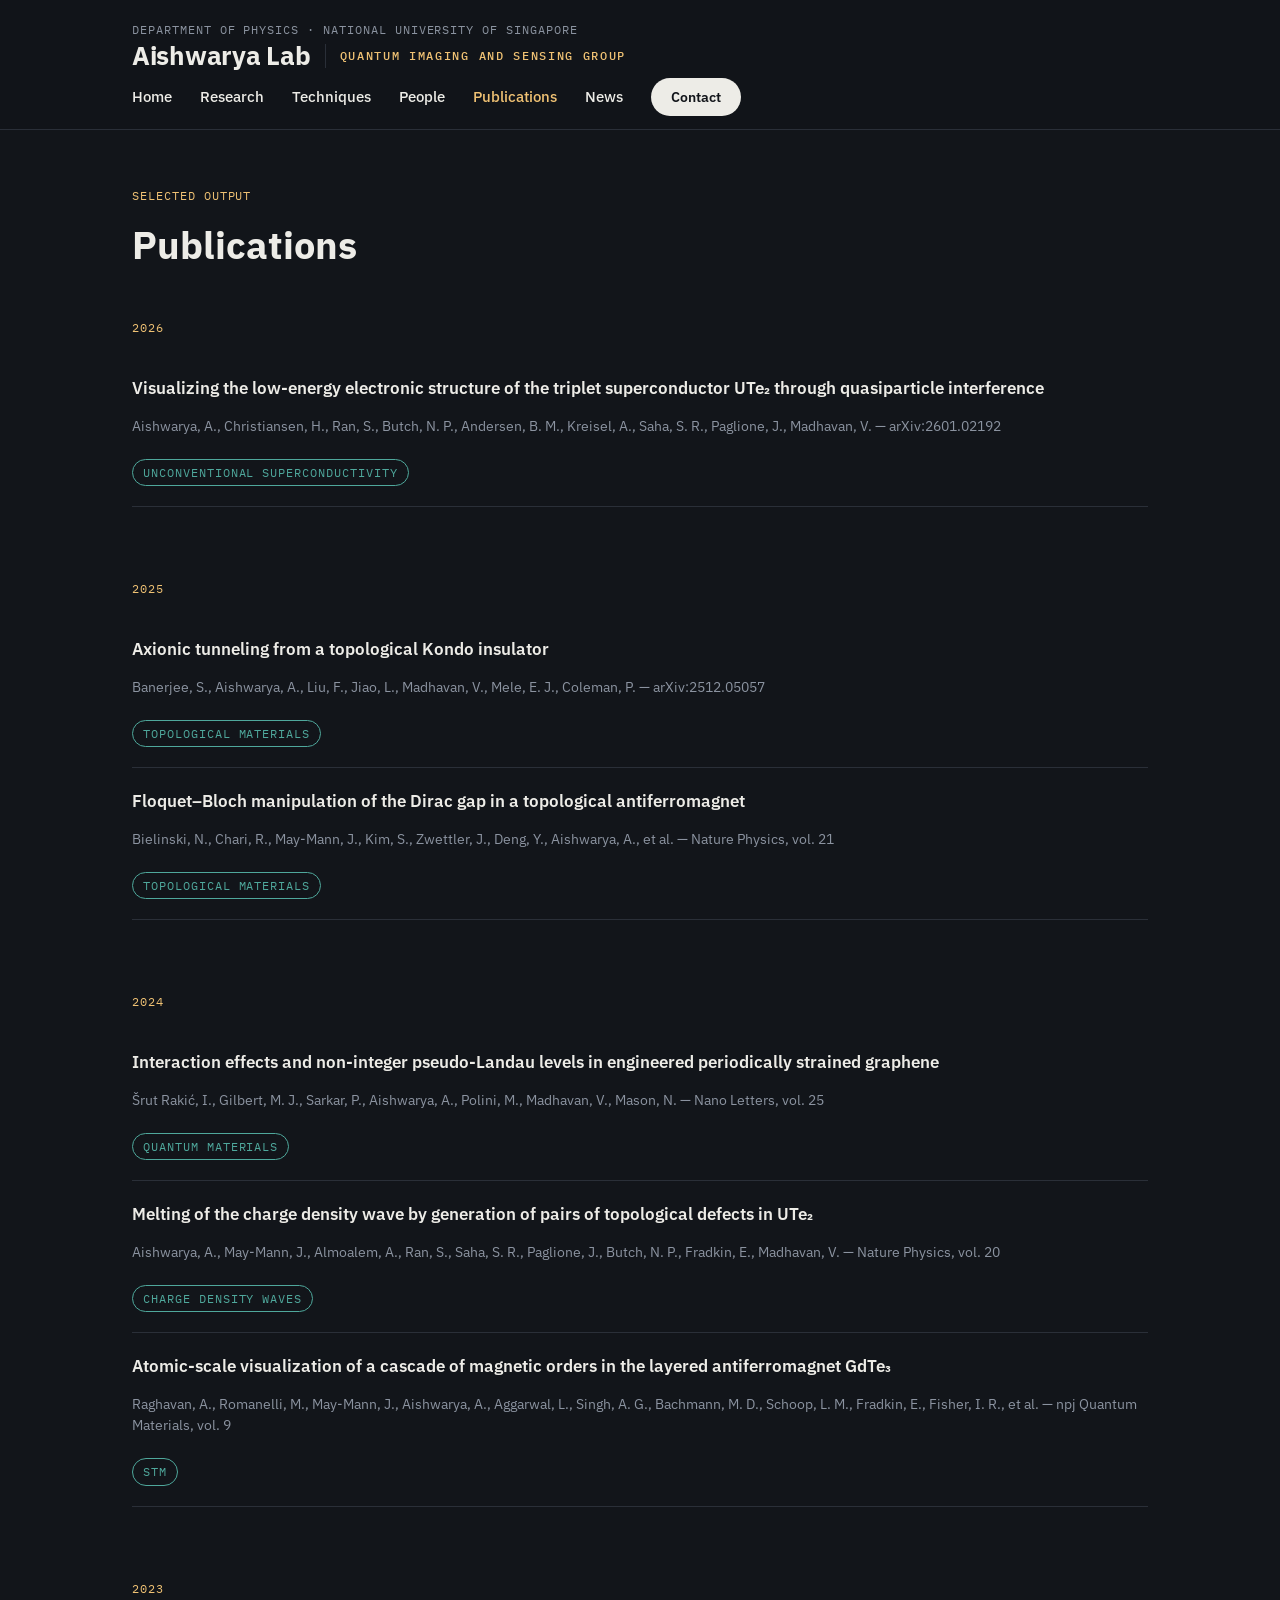
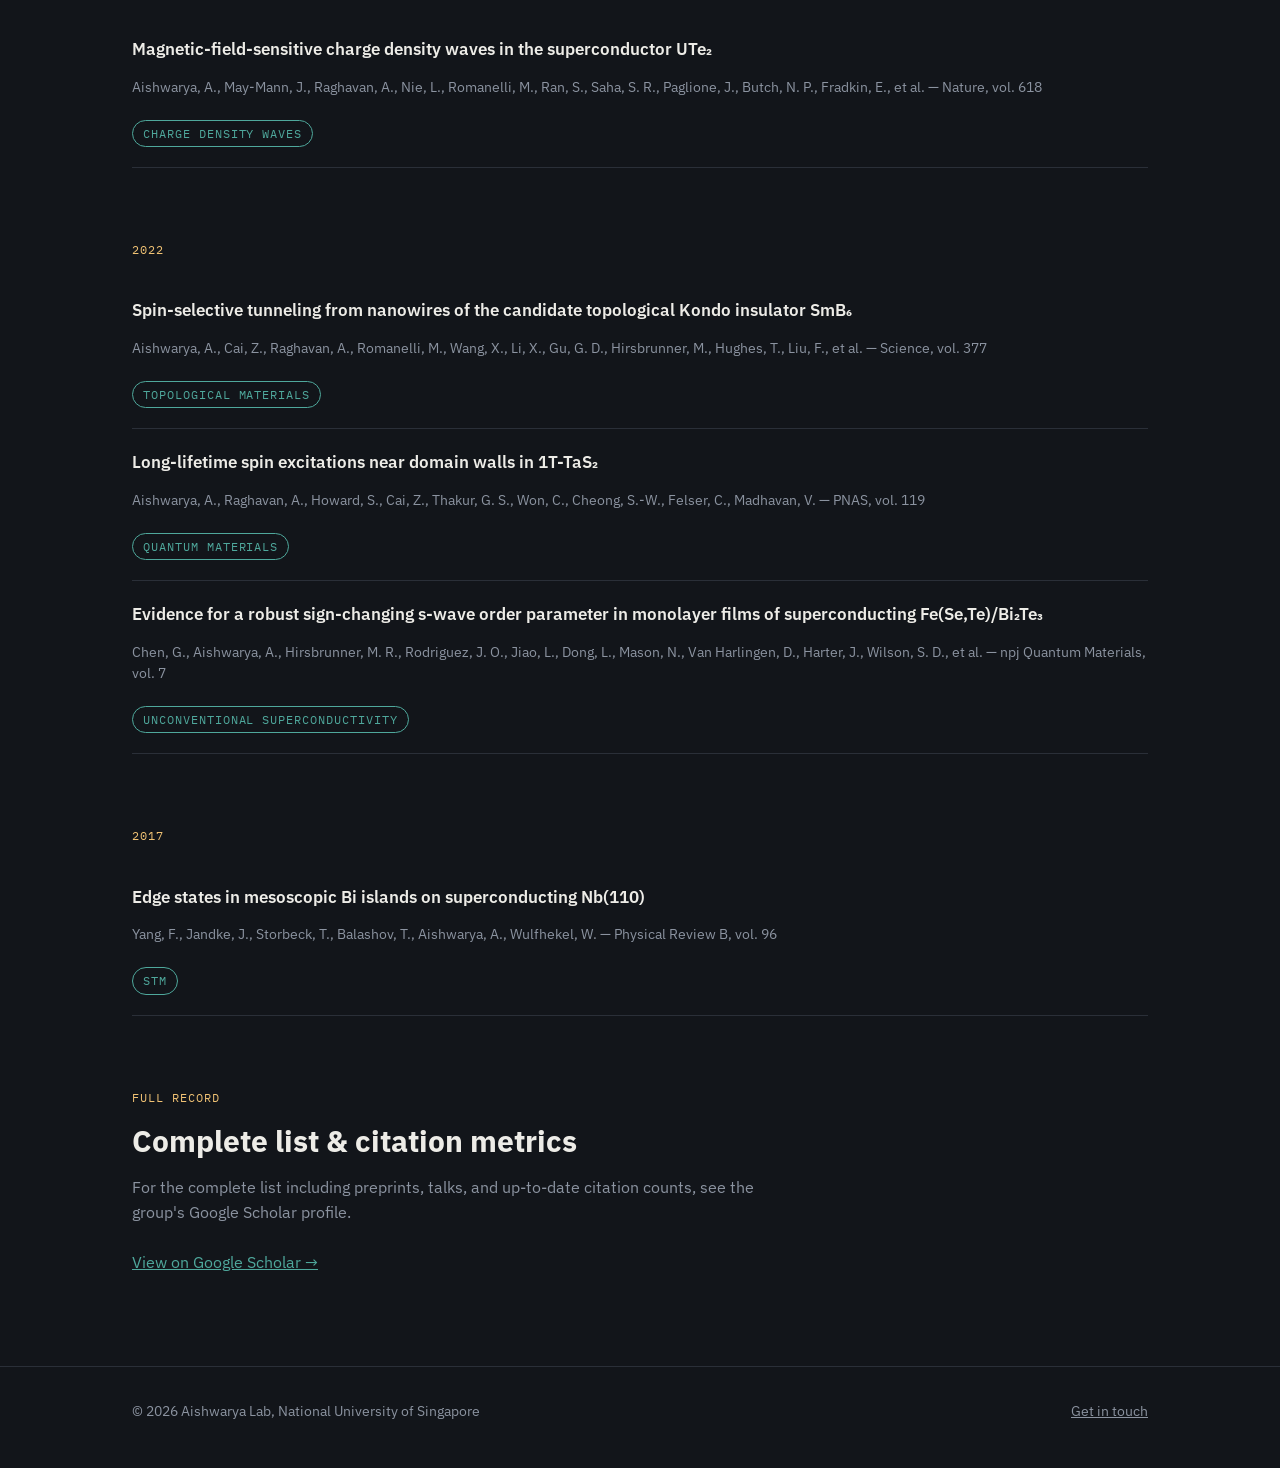
<file: publications.html>
<!DOCTYPE html>
<html lang="en">
<head>
<meta charset="UTF-8">
<meta name="viewport" content="width=device-width, initial-scale=1.0">
<title>Aishwarya Lab — Publications</title>
<link rel="preconnect" href="https://fonts.googleapis.com">
<link href="https://fonts.googleapis.com/css2?family=IBM+Plex+Sans:wght@400;500;600;700&family=IBM+Plex+Mono:wght@400;500;600&display=swap" rel="stylesheet">
<link rel="stylesheet" href="style.css">
</head>
<body>

<header class="masthead">
  <div class="masthead-inner">
    <div>
      <p class="masthead-id">Department of Physics · National University of Singapore</p>
      <div class="masthead-lockup">
        <p class="masthead-name">Aishwarya Lab</p>
        <span class="masthead-bar" aria-hidden="true"></span>
        <p class="masthead-sub">Quantum Imaging and Sensing Group</p>
      </div>
    </div>
    <nav class="primary-nav" aria-label="Primary">
      <ul>
        <li><a href="index.html">Home</a></li>
        <li><a href="research.html">Research</a></li>
        <li><a href="instrumentation.html">Techniques</a></li>
        <li><a href="people.html">People</a></li>
        <li><a href="publications.html" aria-current="page">Publications</a></li>
        <li><a href="news.html">News</a></li>
        <li><a href="contact.html" class="btn-nav">Contact</a></li>
      </ul>
    </nav>
  </div>
</header>

<main class="sheet">

  <section class="section-head" style="padding-top:56px;">
    <p class="kicker">Selected output</p>
    <h2 style="font-size:38px;">Publications</h2>
  </section>

  <section class="section-head" style="padding-top:24px;">
    <p class="kicker">2026</p>
  </section>

  <ul class="pub-list">
    <li class="pub">
      <h3><a href="https://arxiv.org/abs/2601.02192" target="_blank" rel="noopener">Visualizing the low-energy electronic structure of the triplet superconductor UTe₂ through quasiparticle interference</a></h3>
        <p class="meta">Aishwarya, A., Christiansen, H., Ran, S., Butch, N. P., Andersen, B. M., Kreisel, A., Saha, S. R., Paglione, J., Madhavan, V. — arXiv:2601.02192</p>
        <span class="tag">Unconventional superconductivity</span>
    </li>
  </ul>

  <section class="section-head">
    <p class="kicker">2025</p>
  </section>

  <ul class="pub-list">
    <li class="pub">
      <h3><a href="https://arxiv.org/abs/2512.05057" target="_blank" rel="noopener">Axionic tunneling from a topological Kondo insulator</a></h3>
        <p class="meta">Banerjee, S., Aishwarya, A., Liu, F., Jiao, L., Madhavan, V., Mele, E. J., Coleman, P. — arXiv:2512.05057</p>
        <span class="tag">Topological materials</span>
    </li>
    <li class="pub">
      <h3><a href="https://doi.org/10.1038/s41567-024-02769-6" target="_blank" rel="noopener">Floquet–Bloch manipulation of the Dirac gap in a topological antiferromagnet</a></h3>
        <p class="meta">Bielinski, N., Chari, R., May-Mann, J., Kim, S., Zwettler, J., Deng, Y., Aishwarya, A., et al. — Nature Physics, vol. 21</p>
        <span class="tag">Topological materials</span>
    </li>
  </ul>

  <section class="section-head">
    <p class="kicker">2024</p>
  </section>

  <ul class="pub-list">
    <li class="pub">
      <h3><a href="https://doi.org/10.1021/acs.nanolett.4c03542" target="_blank" rel="noopener">Interaction effects and non-integer pseudo-Landau levels in engineered periodically strained graphene</a></h3>
        <p class="meta">Šrut Rakić, I., Gilbert, M. J., Sarkar, P., Aishwarya, A., Polini, M., Madhavan, V., Mason, N. — Nano Letters, vol. 25</p>
        <span class="tag">Quantum materials</span>
    </li>
    <li class="pub">
      <h3><a href="https://doi.org/10.1038/s41567-024-02429-9" target="_blank" rel="noopener">Melting of the charge density wave by generation of pairs of topological defects in UTe₂</a></h3>
        <p class="meta">Aishwarya, A., May-Mann, J., Almoalem, A., Ran, S., Saha, S. R., Paglione, J., Butch, N. P., Fradkin, E., Madhavan, V. — Nature Physics, vol. 20</p>
        <span class="tag">Charge density waves</span>
    </li>
    <li class="pub">
      <h3><a href="https://doi.org/10.1038/s41535-024-00660-4" target="_blank" rel="noopener">Atomic-scale visualization of a cascade of magnetic orders in the layered antiferromagnet GdTe₃</a></h3>
        <p class="meta">Raghavan, A., Romanelli, M., May-Mann, J., Aishwarya, A., Aggarwal, L., Singh, A. G., Bachmann, M. D., Schoop, L. M., Fradkin, E., Fisher, I. R., et al. — npj Quantum Materials, vol. 9</p>
        <span class="tag">STM</span>
    </li>
  </ul>

  <section class="section-head">
    <p class="kicker">2023</p>
  </section>

  <ul class="pub-list">
    <li class="pub">
      <h3><a href="https://doi.org/10.1038/s41586-023-06005-8" target="_blank" rel="noopener">Magnetic-field-sensitive charge density waves in the superconductor UTe₂</a></h3>
        <p class="meta">Aishwarya, A., May-Mann, J., Raghavan, A., Nie, L., Romanelli, M., Ran, S., Saha, S. R., Paglione, J., Butch, N. P., Fradkin, E., et al. — Nature, vol. 618</p>
        <span class="tag">Charge density waves</span>
    </li>
  </ul>

  <section class="section-head">
    <p class="kicker">2022</p>
  </section>

  <ul class="pub-list">
    <li class="pub">
      <h3><a href="https://doi.org/10.1126/science.abj8765" target="_blank" rel="noopener">Spin-selective tunneling from nanowires of the candidate topological Kondo insulator SmB₆</a></h3>
        <p class="meta">Aishwarya, A., Cai, Z., Raghavan, A., Romanelli, M., Wang, X., Li, X., Gu, G. D., Hirsbrunner, M., Hughes, T., Liu, F., et al. — Science, vol. 377</p>
        <span class="tag">Topological materials</span>
    </li>
    <li class="pub">
      <h3><a href="https://doi.org/10.1073/pnas.2121740119" target="_blank" rel="noopener">Long-lifetime spin excitations near domain walls in 1T-TaS₂</a></h3>
        <p class="meta">Aishwarya, A., Raghavan, A., Howard, S., Cai, Z., Thakur, G. S., Won, C., Cheong, S.-W., Felser, C., Madhavan, V. — PNAS, vol. 119</p>
        <span class="tag">Quantum materials</span>
    </li>
    <li class="pub">
      <h3><a href="https://doi.org/10.1038/s41535-022-00513-y" target="_blank" rel="noopener">Evidence for a robust sign-changing s-wave order parameter in monolayer films of superconducting Fe(Se,Te)/Bi₂Te₃</a></h3>
        <p class="meta">Chen, G., Aishwarya, A., Hirsbrunner, M. R., Rodriguez, J. O., Jiao, L., Dong, L., Mason, N., Van Harlingen, D., Harter, J., Wilson, S. D., et al. — npj Quantum Materials, vol. 7</p>
        <span class="tag">Unconventional superconductivity</span>
    </li>
  </ul>

  <section class="section-head">
    <p class="kicker">2017</p>
  </section>

  <ul class="pub-list">
    <li class="pub">
      <h3><a href="https://doi.org/10.1103/PhysRevB.96.235413" target="_blank" rel="noopener">Edge states in mesoscopic Bi islands on superconducting Nb(110)</a></h3>
        <p class="meta">Yang, F., Jandke, J., Storbeck, T., Balashov, T., Aishwarya, A., Wulfhekel, W. — Physical Review B, vol. 96</p>
        <span class="tag">STM</span>
    </li>
  </ul>

  <section class="section-head">
    <p class="kicker">Full record</p>
    <h2>Complete list &amp; citation metrics</h2>
    <p>For the complete list including preprints, talks, and up-to-date
    citation counts, see the group's Google Scholar profile.</p>
  </section>

  <p><a href="https://scholar.google.com/citations?user=TaafwaIAAAAJ&hl=en" target="_blank" rel="noopener">View on Google Scholar →</a></p>

</main>

<footer class="site-footer">
  <div class="footer-inner">
    <span>© 2026 Aishwarya Lab, National University of Singapore</span>
    <span><a href="contact.html">Get in touch</a></span>
  </div>
</footer>

</body>
</html>
</file>
<file: style.css>
/* ============================================================
   Research Group Site — Design System v2
   Inspiration: Oranssi (Squarespace) — bold full-bleed imagery,
   generous whitespace, rounded photo frames, service-card grids,
   a CTA band, and a quote/testimonial rhythm. Reworked here for
   a physical-sciences/engineering lab: image blocks stand in for
   real lab/field photography, and the quote band carries alumni
   and collaborator voices instead of client testimonials.
   ============================================================ */

:root {
  /* Palette — dark theme */
  --paper: #12151a;
  --ink: #edece7;
  --ink-soft: #8b93a0;
  --accent: #d9a344;
  --accent-deep: #f0c274;
  --teal: #4fa89c;
  --surface: #1a1e25;
  --line: #2a2f38;
  --cta-start: #2a2018;
  --cta-end: #171310;
  --cta-text: #f5ede0;
  --cta-text-soft: rgba(245,237,224,0.72);

  /* Text over a photograph or figure, where the backdrop is uncontrolled.
     Not --ink: these sit on images, not on --paper. */
  --ink-on-image: rgba(255,255,255,0.85);
  /* Text on a filled accent swatch (the card mark). */
  --on-accent: #ffffff;

  --radius: 20px;
  --radius-sm: 12px;

  /* One family, three voices: IBM Plex was drawn for technical
     documentation, so the display/body/mono cuts share a skeleton. */
  --font-display: "IBM Plex Sans", ui-sans-serif, system-ui, sans-serif;
  --font-body: "IBM Plex Sans", ui-sans-serif, system-ui, sans-serif;
  --font-mono: "IBM Plex Mono", ui-monospace, monospace;

  /* ---- Type scale ----
     Nine steps. Anything that wants a size picks the nearest rung rather
     than inventing one; that is what keeps the small end from drifting
     back into 13/13.5/14/14.5. */
  --t-micro: 11px;    /* captions burned over images */
  --t-label: 12px;    /* uppercase mono labels */
  --t-fine: 13.5px;   /* bios, meta, footer, form labels */
  --t-sm: 14.5px;     /* card body, buttons, nav */
  --t-base: 16px;     /* default body */
  --t-lg: 17px;       /* lede + prose, and item headings */
  --t-xl: 19px;       /* news headline */
  --t-2xl: 30px;      /* section heading */
  --t-3xl: clamp(32px, 4.6vw, 50px);   /* page headline */

  /* ---- Tracking ----
     Negative on large type, positive on small caps. One value for each
     job; the old file had five different trackings doing one of them. */
  --track-tight: -0.01em;   /* 26px and up */
  --track-label: 0.08em;    /* uppercase mono labels */
  --track-wide: 0.14em;     /* the masthead subtitle only */
  --track-caption: 0.03em;  /* mixed-case mono captions */
}

* { box-sizing: border-box; }
html { scroll-behavior: smooth; }

body {
  margin: 0;
  background: var(--paper);
  color: var(--ink);
  font-family: var(--font-body);
  font-size: var(--t-base);
  line-height: 1.6;
}

a { color: var(--teal); }
a:hover { color: var(--accent-deep); }
a:focus-visible, button:focus-visible, input:focus-visible, textarea:focus-visible {
  outline: 2px solid var(--accent); outline-offset: 3px;
}

img { max-width: 100%; display: block; }

.sheet { max-width: 1080px; margin: 0 auto; padding: 0 32px; }

/* ============================================================
   Mono micro-label

   One component used in ten places — masthead affiliation, hero
   eyebrow, section kicker, epigraph citation, quote attribution,
   talk venue, news date, publication tag, address label. Each of
   these used to carry its own size, tracking and colour, which is
   why no two of them matched. They now inherit from here and
   declare only their genuine deviations further down.

   Layout (margin, padding) deliberately stays with each component;
   only the typography is shared.
   ============================================================ */

.masthead-sub,
.masthead-id,
.hero-eyebrow,
.section-head .kicker,
.epigraph cite,
.quote-card .attr,
.talk-card .venue,
.news-item .date,
.address-block .address-label,
.pub .tag {
  font-family: var(--font-mono);
  font-size: var(--t-label);
  letter-spacing: var(--track-label);
  text-transform: uppercase;
  color: var(--ink-soft);
}

/* Two golds, one rule, so it stops being a coin-flip:
     --accent      (#d9a344, deeper) — solid fills and marks: button
                   grounds, the card mark, focus rings, slideshow dots.
     --accent-deep (#f0c274, lighter) — label TEXT and link hover, where
                   it needs to carry contrast against --paper.
   The names are inherited and read backwards — "deep" is the lighter
   of the two. Worth renaming, but that is its own change. */
.masthead-sub,
.hero-eyebrow,
.section-head .kicker,
.news-item .date {
  color: var(--accent-deep);
}

/* Mono caption burned over an image or figure. Mixed case, not uppercase,
   so it takes caption tracking rather than label tracking. The two
   selectors were byte-identical before; positioning stays per-component. */
.photo-frame .cap,
.slideshow figcaption {
  font-family: var(--font-mono);
  font-size: var(--t-micro);
  letter-spacing: var(--track-caption);
  color: var(--ink-on-image);
  padding: 12px 16px;
  text-shadow: 0 1px 4px rgba(0,0,0,0.6);
}

/* ---------- Nav ---------- */

header.masthead {
  position: sticky;
  top: 0;
  z-index: 20;
  background: color-mix(in srgb, var(--paper) 92%, transparent);
  backdrop-filter: blur(6px);
  border-bottom: 1px solid var(--line);
}

.masthead-inner {
  max-width: 1080px;
  margin: 0 auto;
  padding: 20px 32px;
  display: flex;
  justify-content: space-between;
  align-items: center;
  flex-wrap: wrap;
  gap: 14px;
}

/* The masthead's left column is the mono affiliation line, then a lockup
   holding the lab name and its subtitle on a shared baseline, split by a
   hairline. Keeping them on one line makes the header short, but it is
   also the widest arrangement — see the breakpoint below, where the
   subtitle wraps to its own line and the hairline is dropped. */
/* Centred, not baseline-aligned: sharing a baseline with a 26px name makes
   small uppercase text read as sitting too low, because all-caps has no
   descenders to balance it. Centring lines the subtitle's cap height up
   with the middle of the name instead. */
.masthead-lockup {
  display: flex;
  align-items: center;
  flex-wrap: wrap;
  gap: 14px;
  margin-top: 2px;
}

.masthead-name {
  font-family: var(--font-display);
  font-size: 26px;
  font-weight: 700;
  line-height: 1.15;
  margin: 0;
  letter-spacing: var(--track-tight);
}

/* Stretches to the lockup's line box rather than carrying a fixed height,
   so it always matches the name's cap height. */
.masthead-bar {
  width: 1px;
  align-self: stretch;
  margin: 3px 0;
  background: var(--line);
}

/* line-height: 1 makes the box hug the caps, so the centring above lands
   on the letterforms rather than on the leading around them. Tracking this
   wide leaves a trailing gap on the right, which is invisible while the
   block stays left-aligned. */
.masthead-sub {
  font-weight: 500;
  line-height: 1;
  /* The one deliberately airy label on the site — it reads as part of the
     wordmark, not as a caption, so it keeps its wider tracking. */
  letter-spacing: var(--track-wide);
  margin: 0;
}

.masthead-id { margin: 0; }

/* On narrow screens the nav wraps below the wordmark and the lockup can no
   longer hold one line, so the subtitle drops under the name. The hairline
   goes with it — left in place it would stretch the full two-line height
   and read as a stray rule. */
@media (max-width: 620px) {
  .masthead-lockup { gap: 4px; }
  .masthead-bar { display: none; }
  .masthead-name { font-size: 22px; }
  .masthead-sub { font-size: var(--t-micro); letter-spacing: var(--track-label); }
}

nav.primary-nav ul {
  list-style: none;
  display: flex;
  gap: 28px;
  margin: 0;
  padding: 0;
  font-size: var(--t-sm);
  font-weight: 500;
}

nav.primary-nav a { color: var(--ink); text-decoration: none; }
nav.primary-nav a:hover, nav.primary-nav a[aria-current="page"] { color: var(--accent-deep); }

.btn-nav {
  font-family: var(--font-body);
  font-weight: 600;
  font-size: var(--t-fine);
  background: var(--ink);
  color: var(--paper) !important;
  padding: 10px 20px;
  border-radius: 100px;
  text-decoration: none;
}
.btn-nav:hover { background: var(--accent-deep); color: var(--paper) !important; }

/* ---------- Photo frame: stand-in for real photography.
   A gradient block plays the role images will later fill,
   captioned like a figure/plate to make the placeholder obvious. ---------- */

.photo-frame {
  border-radius: var(--radius);
  overflow: hidden;
  position: relative;
  min-height: 220px;
  display: flex;
  align-items: flex-end;
  background: linear-gradient(135deg, #2b5d56 0%, #16302c 60%, #0f211e 100%);
  box-shadow: 0 0 0 1px var(--line);
}

.photo-frame.warm { background: linear-gradient(135deg, #c98a2c 0%, #8a5a1c 60%, #5c3b12 100%); }
.photo-frame.ink { background: linear-gradient(135deg, #3a4250 0%, #1c222b 60%, #10141a 100%); }
.photo-frame.plain { background: #ffffff; }

/* Annotated scientific figures: never crop — scale bars, legends and axis
   labels live at the edges. Letterboxes against black to match the dark
   backgrounds these micrographs are exported on. */
.photo-frame.figure { background: #000000; }
.photo-frame.figure img { object-fit: contain; }

/* For an annotated figure exported on a white ground instead of black.
   Keeps .figure's no-crop rule and flips the letterbox bars and caption to
   suit it — the same pairing as .fit/.on-white in the slideshow. */
.photo-frame.figure.on-white { background: #ffffff; }
.photo-frame.figure.on-white .cap {
  color: rgba(0,0,0,0.78);
  text-shadow: none;
}

/* Avatars reuse the photo-frame gradient system but at fixed circular size */
.photo-frame.avatar { min-height: 0; align-items: center; justify-content: center; flex-shrink: 0; }

.photo-frame img {
  position: absolute;
  inset: 0;
  width: 100%;
  height: 100%;
  object-fit: cover;
}

.photo-frame .cap {
  position: relative;
  z-index: 1;
}

/* ---------- Hero ---------- */

.hero {
  padding: 56px 0 20px;
  display: grid;
  grid-template-columns: 1.1fr 0.9fr;
  gap: 44px;
  align-items: center;
}

@media (max-width: 860px) {
  .hero { grid-template-columns: 1fr; }
}

.hero-eyebrow { margin: 0 0 16px; }

.hero h1 {
  font-family: var(--font-display);
  font-size: var(--t-3xl);
  line-height: 1.08;
  margin: 0 0 20px;
  font-weight: 700;
  letter-spacing: var(--track-tight);
}

.hero p.lede { font-size: var(--t-lg); color: var(--ink-soft); max-width: 52ch; margin: 0 0 28px; }

.hero-actions { display: flex; gap: 14px; flex-wrap: wrap; }

.btn {
  display: inline-block;
  font-family: var(--font-body);
  font-weight: 600;
  font-size: var(--t-sm);
  padding: 13px 24px;
  border-radius: 100px;
  text-decoration: none;
  border: 1.5px solid var(--ink);
  color: var(--ink);
}
.btn:hover { background: var(--ink); color: var(--paper); }
.btn.primary { background: var(--accent); border-color: var(--accent); color: var(--on-accent); }
.btn.primary:hover { background: var(--accent-deep); border-color: var(--accent-deep); }

.hero .photo-frame { min-height: 320px; }

.epigraph {
  margin: 0;
  padding: 28px 0 32px;
  text-align: center;
  border-bottom: 1px solid var(--line);
}
.epigraph p {
  margin: 0 0 10px;
  font-family: var(--font-body);
  font-style: italic;
  font-size: var(--t-lg);
  color: var(--ink-soft);
}
/* Overrides <cite>'s UA italic; the label rule handles the rest. */
.epigraph cite { font-style: normal; }

/* ---------- Site-wide entrance animation ---------- */

@keyframes fade-up {
  from { opacity: 0; transform: translateY(18px); }
  to { opacity: 1; transform: translateY(0); }
}

/* Generic cascade for every page's top-level sections. Excludes the
   homepage hero pieces and card grid below, which get their own more
   granular stagger further down so the two schemes don't compound. */
main.sheet > *:not(.epigraph):not(.hero-home):not(.grid) {
  opacity: 0;
  animation: fade-up 0.6s ease-out forwards;
}
main.sheet > *:not(.epigraph):not(.hero-home):not(.grid):nth-child(1) { animation-delay: 0.05s; }
main.sheet > *:not(.epigraph):not(.hero-home):not(.grid):nth-child(2) { animation-delay: 0.15s; }
main.sheet > *:not(.epigraph):not(.hero-home):not(.grid):nth-child(3) { animation-delay: 0.25s; }
main.sheet > *:not(.epigraph):not(.hero-home):not(.grid):nth-child(4) { animation-delay: 0.35s; }
main.sheet > *:not(.epigraph):not(.hero-home):not(.grid):nth-child(5) { animation-delay: 0.45s; }
main.sheet > *:not(.epigraph):not(.hero-home):not(.grid):nth-child(6) { animation-delay: 0.55s; }
main.sheet > *:not(.epigraph):not(.hero-home):not(.grid):nth-child(n+7) { animation-delay: 0.6s; }

.epigraph { opacity: 0; animation: fade-up 0.7s ease-out forwards; }

.hero-home .hero-eyebrow,
.hero-home h1,
.hero-home p.lede,
.hero-home .hero-actions,
.hero-home .photo-frame {
  opacity: 0;
  animation: fade-up 0.7s ease-out forwards;
}
.hero-home .hero-eyebrow { animation-delay: 0.15s; }
.hero-home h1 { animation-delay: 0.25s; }
.hero-home p.lede { animation-delay: 0.35s; }
.hero-home .hero-actions { animation-delay: 0.45s; }
.hero-home .photo-frame { animation-delay: 0.2s; }

.grid .card {
  opacity: 0;
  animation: fade-up 0.6s ease-out forwards;
}
.grid .card:nth-child(1) { animation-delay: 0.55s; }
.grid .card:nth-child(2) { animation-delay: 0.65s; }
.grid .card:nth-child(3) { animation-delay: 0.75s; }
.grid .card:nth-child(4) { animation-delay: 0.85s; }

@media (prefers-reduced-motion: reduce) {
  main.sheet > *,
  .epigraph,
  .hero-home .hero-eyebrow,
  .hero-home h1,
  .hero-home p.lede,
  .hero-home .hero-actions,
  .hero-home .photo-frame,
  .grid .card {
    opacity: 1;
    animation: none;
    transform: none;
  }
}

/* ---------- Slideshow ---------- */

/* Rotating image panel. Degrades to a single static image when only one
   slide is present (JS adds data-single, which hides the dots). */
.slideshow {
  position: relative;
  border-radius: var(--radius);
  overflow: hidden;
  box-shadow: 0 0 0 1px var(--line);
  background: #000000;
  aspect-ratio: 5 / 2;
  margin-top: 40px;
}

@media (max-width: 700px) { .slideshow { aspect-ratio: 3 / 2; } }

.slideshow .slide {
  position: absolute;
  inset: 0;
  margin: 0;
  opacity: 0;
  transition: opacity 0.8s ease;
}

.slideshow .slide.is-active { opacity: 1; }

.slideshow .slide img { width: 100%; height: 100%; object-fit: cover; }

/* The panel is far wider than these figures, so cover() crops top and
   bottom. Add .anchor-top to a slide whose meaningful content (a signal
   trace, a scale bar, a label) sits near the top edge. The window sits
   just below the very top so the frame isn't mostly empty background;
   pushing this much past ~12% starts clipping content at the top edge. */
.slideshow .slide.anchor-top img { object-position: center 10%; }

/* Add .fit to a slide carrying a full data figure — axis labels, colorbars
   and scale bars live at the edges, so it must never be cropped. Letterboxes
   against the panel's black background, which these figures are exported on. */
.slideshow .slide.fit img { object-fit: contain; }

/* Backdrop for a slide whose image has a transparent background.
   Change this one colour to taste. */
.slideshow .slide.on-white { background: #ffffff; }

/* The caption is light with a dark halo by default, for legibility over
   photographs. On a white backdrop it needs the opposite treatment. */
.slideshow .slide.on-white figcaption {
  color: #000000;
  text-shadow: none;
}

.slideshow figcaption {
  position: absolute;
  left: 0;
  bottom: 0;
  z-index: 1;
}

.slideshow .dots {
  position: absolute;
  right: 14px;
  bottom: 13px;
  z-index: 2;
  display: flex;
  gap: 8px;
}

.slideshow[data-single] .dots { display: none; }

.slideshow .dots button {
  width: 9px;
  height: 9px;
  padding: 0;
  border-radius: 100px;
  border: 1px solid rgba(255,255,255,0.75);
  background: transparent;
  cursor: pointer;
  transition: background 0.25s ease, border-color 0.25s ease;
}

.slideshow .dots button:hover { background: rgba(255,255,255,0.6); }
.slideshow .dots button[aria-current="true"] {
  background: var(--accent);
  border-color: var(--accent);
}

/* No crossfade for readers who ask for reduced motion; the script also
   skips auto-advance entirely in that case. */
@media (prefers-reduced-motion: reduce) {
  .slideshow .slide { transition: none; }
}

/* ---------- Intro prose ---------- */

/* Opening statement on the homepage: centered headline over a justified
   description of what the group does. The block itself is centered in the
   sheet; the body copy is set flush on both edges. */
.intro-prose {
  max-width: 68ch;
  margin: 0 auto;
  padding: 64px 0 8px;
}

.intro-prose h1 {
  font-family: var(--font-display);
  font-size: var(--t-3xl);
  line-height: 1.08;
  font-weight: 700;
  letter-spacing: var(--track-tight);
  color: var(--ink);
  text-align: center;
  margin: 0 0 26px;
}

/* Hyphenation keeps justified text from opening up rivers of whitespace
   between words on narrow viewports. */
.intro-prose p {
  font-size: var(--t-lg);
  line-height: 1.72;
  color: var(--ink-soft);
  text-align: justify;
  -webkit-hyphens: auto;
  hyphens: auto;
  margin: 0 0 18px;
}

.intro-prose p:last-child { margin-bottom: 0; }

/* ---------- Section headers ---------- */

.section-head {
  padding: 72px 0 8px;
  max-width: 640px;
}

.section-head .kicker { margin: 0 0 10px; }

.section-head h2 {
  font-family: var(--font-display);
  font-size: var(--t-2xl);
  font-weight: 700;
  margin: 0 0 10px;
}

.section-head p { color: var(--ink-soft); margin: 0; }

/* ---------- Cards (service-style grid) ---------- */

.grid { display: grid; gap: 22px; }
.grid.cols-4 { grid-template-columns: repeat(4, 1fr); }
.grid.cols-3 { grid-template-columns: repeat(3, 1fr); }
.grid.cols-2 { grid-template-columns: repeat(2, 1fr); }

@media (max-width: 900px) {
  .grid.cols-4 { grid-template-columns: repeat(2, 1fr); }
}
@media (max-width: 620px) {
  .grid.cols-4, .grid.cols-3, .grid.cols-2 { grid-template-columns: 1fr; }
}

.card {
  background: var(--surface);
  border: 1px solid var(--line);
  border-radius: var(--radius-sm);
  padding: 26px 22px;
}

.card .mark {
  width: 40px; height: 40px;
  border-radius: 10px;
  background: var(--accent);
  color: var(--on-accent);
  display: flex; align-items: center; justify-content: center;
  font-family: var(--font-display); font-weight: 700; font-size: var(--t-sm);
  margin-bottom: 16px;
}

.card h3 { font-family: var(--font-display); font-size: var(--t-lg); margin: 0 0 8px; }
.card p { margin: 0; color: var(--ink-soft); font-size: var(--t-sm); }

/* ---------- Project / recent-work strip ---------- */

.project-strip { display: grid; grid-template-columns: repeat(3, 1fr); gap: 18px; }
@media (max-width: 860px) { .project-strip { grid-template-columns: repeat(2, 1fr); } }
@media (max-width: 560px) { .project-strip { grid-template-columns: 1fr; } }

.project-strip a { display: block; color: inherit; text-decoration: none; }
.project-strip a:hover .photo-frame { box-shadow: 0 0 0 1px var(--accent); }
.project-strip a:hover .proj-title { color: var(--accent-deep); }

.project-strip .photo-frame { min-height: 180px; }
.project-strip .proj-title {
  font-family: var(--font-display);
  font-weight: 600;
  font-size: var(--t-sm);
  margin-top: 10px;
}

/* ---------- CTA band ---------- */

.cta-band {
  margin: 88px 0;
  border-radius: var(--radius);
  overflow: hidden;
  position: relative;
  padding: 80px 40px;
  text-align: center;
  background: linear-gradient(160deg, var(--cta-start) 0%, var(--cta-end) 100%);
  color: var(--cta-text);
}

.cta-band h2 {
  font-family: var(--font-display);
  font-size: clamp(26px, 3.4vw, 38px);
  max-width: 20ch;
  margin: 0 auto 18px;
}

.cta-band p { color: var(--cta-text-soft); max-width: 50ch; margin: 0 auto 28px; }

.cta-band .btn.primary { background: var(--accent); border-color: var(--accent); }

/* ---------- Team ---------- */

.team-grid { display: grid; grid-template-columns: repeat(4, 1fr); gap: 26px; }
@media (max-width: 860px) { .team-grid { grid-template-columns: repeat(2, 1fr); } }
@media (max-width: 560px) { .team-grid { grid-template-columns: 1fr; } }

.team-member .avatar {
  border-radius: var(--radius);
  width: 200px; height: 300px;
  margin-bottom: 14px;
}

.team-member h3 { font-family: var(--font-display); font-size: var(--t-lg); margin: 0 0 2px; }
.team-member .role { font-size: var(--t-fine); color: var(--accent-deep); font-weight: 600; margin-bottom: 8px; }
.team-member p.bio { font-size: var(--t-fine); color: var(--ink-soft); margin: 0; }

/* Larger single-person spotlight (PI) */
.person-spotlight {
  display: grid;
  grid-template-columns: 200px 1fr;
  gap: 32px;
  align-items: center;
  background: var(--surface);
  border: 1px solid var(--line);
  border-radius: var(--radius);
  padding: 32px;
  margin-bottom: 20px;
}
@media (max-width: 620px) { .person-spotlight { grid-template-columns: 1fr; } }
.person-spotlight .avatar { border-radius: var(--radius); width: 200px; height: 300px; }

/* ---------- Quotes ---------- */

.quote-row { display: grid; grid-template-columns: repeat(3, 1fr); gap: 22px; }
@media (max-width: 860px) { .quote-row { grid-template-columns: 1fr; } }

.quote-card {
  background: var(--surface);
  border: 1px solid var(--line);
  border-radius: var(--radius-sm);
  padding: 26px 24px;
}
.quote-card p.q { font-size: var(--t-base); margin: 0 0 16px; }
.quote-card p.q::before { content: "\201C"; color: var(--accent); font-size: 28px; line-height: 0; display: inline-block; vertical-align: -6px; margin-right: 2px; }

/* ---------- Talks ---------- */

.talk-grid { display: grid; grid-template-columns: repeat(3, 1fr); gap: 26px; }
@media (max-width: 860px) { .talk-grid { grid-template-columns: repeat(2, 1fr); } }
@media (max-width: 560px) { .talk-grid { grid-template-columns: 1fr; } }

.talk-card {
  display: block;
  text-decoration: none;
  color: inherit;
}

.talk-card .thumb {
  position: relative;
  border-radius: var(--radius-sm);
  overflow: hidden;
  border: 1px solid var(--line);
  background: var(--surface);
  aspect-ratio: 16 / 9;
  margin-bottom: 12px;
}

.talk-card .thumb img {
  width: 100%;
  height: 100%;
  object-fit: cover;
  transition: transform 0.35s ease;
}

.talk-card:hover .thumb img { transform: scale(1.05); }

/* maxresdefault.jpg is native 16:9, but older uploads only have
   hqdefault.jpg — 4:3 with letterbox bars. Add .crop to the .thumb
   in that case to scale up and recover the 16:9 frame. */
.talk-card .thumb.crop img { transform: scale(1.35); }
.talk-card:hover .thumb.crop img { transform: scale(1.42); }

/* Add .photo when the thumb is a real 3:2 event photo rather than a
   YouTube still — biases the 16:9 crop upward so the speaker's head
   isn't clipped. */
.talk-card .thumb.photo img { object-position: center 30%; }

.talk-card .thumb::after {
  content: "";
  position: absolute;
  inset: 0;
  background: linear-gradient(180deg, rgba(0,0,0,0) 45%, rgba(0,0,0,0.55) 100%);
  pointer-events: none;
}

/* Play badge */
.talk-card .play {
  position: absolute;
  left: 50%; top: 50%;
  transform: translate(-50%, -50%);
  width: 54px; height: 54px;
  border-radius: 100px;
  background: rgba(18,21,26,0.72);
  border: 1px solid rgba(245,237,224,0.35);
  display: flex; align-items: center; justify-content: center;
  z-index: 1;
  transition: background 0.25s ease, border-color 0.25s ease;
}
.talk-card .play::before {
  content: "";
  border-style: solid;
  border-width: 9px 0 9px 15px;
  border-color: transparent transparent transparent var(--cta-text);
  margin-left: 4px;
}
.talk-card:hover .play { background: var(--accent); border-color: var(--accent); }
.talk-card:hover .play::before { border-left-color: #12151a; }

.talk-card h3 {
  font-family: var(--font-display);
  font-size: var(--t-lg);
  line-height: 1.4;
  margin: 0 0 4px;
}
.talk-card:hover h3 { color: var(--accent-deep); }

.talk-card .venue { margin: 0; }

/* ---------- Publications ---------- */

.pub-list { list-style: none; margin: 0; padding: 0; }
.pub {
  padding: 20px 0;
  border-bottom: 1px solid var(--line);
}
.pub h3 { font-size: var(--t-lg); margin: 0 0 4px; font-weight: 600; }
.pub h3 a { color: var(--ink); text-decoration: none; }
.pub h3 a:hover { color: var(--accent-deep); text-decoration: underline; }
.pub .meta { font-size: var(--t-fine); color: var(--ink-soft); }
/* A pill, so it takes a border and its own colour; type comes from the
   label rule. It previously had no tracking at all, which is why it sat
   tighter than every other label on the page. */
.pub .tag {
  display: inline-block;
  border-radius: 100px;
  border: 1px solid var(--teal);
  color: var(--teal);
  padding: 3px 10px;
  margin-top: 8px;
}

/* ---------- News ---------- */

.news-item {
  display: grid;
  grid-template-columns: 120px 1fr;
  gap: 24px;
  padding: 28px 0;
  border-bottom: 1px solid var(--line);
}
@media (max-width: 620px) { .news-item { grid-template-columns: 1fr; } }

.news-item .date { padding-top: 3px; }
.news-item h3 { font-family: var(--font-display); font-size: var(--t-xl); margin: 0 0 8px; }
.news-item p { color: var(--ink-soft); margin: 0; max-width: 62ch; }

/* ---------- Contact ---------- */

/* The contact page is a single prose column — no cards, no form. Narrower
   measure than .intro-prose and left-aligned, to sit under the left-aligned
   .section-head above it. */
.contact-note {
  max-width: 58ch;
  padding: 12px 0 0;
}

.contact-note p {
  font-size: var(--t-lg);
  line-height: 1.72;
  color: var(--ink-soft);
  margin: 0 0 20px;
}

.contact-note p:last-child { margin-bottom: 0; }

/* The email is the one thing a visitor came for, so it gets the mono face
   and the accent rather than sitting inside a run of prose. */
.contact-note .email {
  font-family: var(--font-mono);
  font-size: var(--t-base);
  margin-bottom: 28px;
}

.contact-note .email a { color: var(--accent-deep); }

/* Address on the left, map on the right. This block sits outside the 58ch
   prose measure above, because the two columns together need more width
   than comfortable reading allows. */
.address-block {
  display: grid;
  grid-template-columns: minmax(0, 0.85fr) minmax(0, 1fr);
  gap: 36px;
  align-items: start;
  max-width: 780px;
  margin-top: 44px;
  padding-bottom: 96px;
}

@media (max-width: 640px) {
  .address-block { grid-template-columns: 1fr; gap: 20px; }
}

/* A quiet mono label, in the same register as .masthead-id rather than
   another heading. */
.address-block .address-label { margin: 0 0 8px; }

.address-block .address {
  font-size: var(--t-base);
  line-height: 1.6;
  color: var(--ink);
  margin: 0;
}

/* The embed ships with width="600" height="450", which would overflow its
   column on a phone. Dropping those attributes and driving the size from
   here lets it fill the grid column at a 4:3 shape and shrink when the
   block stacks. */
.address-block .address-map {
  aspect-ratio: 4 / 3;
  border-radius: var(--radius-sm);
  overflow: hidden;
  box-shadow: 0 0 0 1px var(--line);
}

.address-block .address-map iframe {
  display: block;
  width: 100%;
  height: 100%;
  border: 0;
}

/* .contact-grid and the .field styles below are unused now that the form is
   gone — kept in case the form comes back. */
.contact-grid { display: grid; grid-template-columns: 1fr 1fr; gap: 48px; }
@media (max-width: 720px) { .contact-grid { grid-template-columns: 1fr; } }

.field { margin-bottom: 18px; }
.field label {
  display: block; font-size: var(--t-fine); font-weight: 600; color: var(--ink-soft);
  margin-bottom: 6px;
}
.field input, .field textarea {
  width: 100%;
  border: 1.5px solid var(--line);
  border-radius: var(--radius-sm);
  background: var(--surface);
  padding: 12px 14px;
  font-family: var(--font-body);
  font-size: var(--t-sm);
  color: var(--ink);
}
.field input:focus, .field textarea:focus { border-color: var(--accent); }
.field textarea { resize: vertical; min-height: 120px; }

/* ---------- Footer ---------- */

footer.site-footer {
  margin-top: 90px;
  border-top: 1px solid var(--line);
}
.footer-inner {
  max-width: 1080px;
  margin: 0 auto;
  padding: 34px 32px 46px;
  display: flex;
  justify-content: space-between;
  flex-wrap: wrap;
  gap: 16px;
  font-size: var(--t-fine);
  color: var(--ink-soft);
}
.footer-inner a { color: var(--ink-soft); }
.footer-inner a:hover { color: var(--accent-deep); }
</file>
